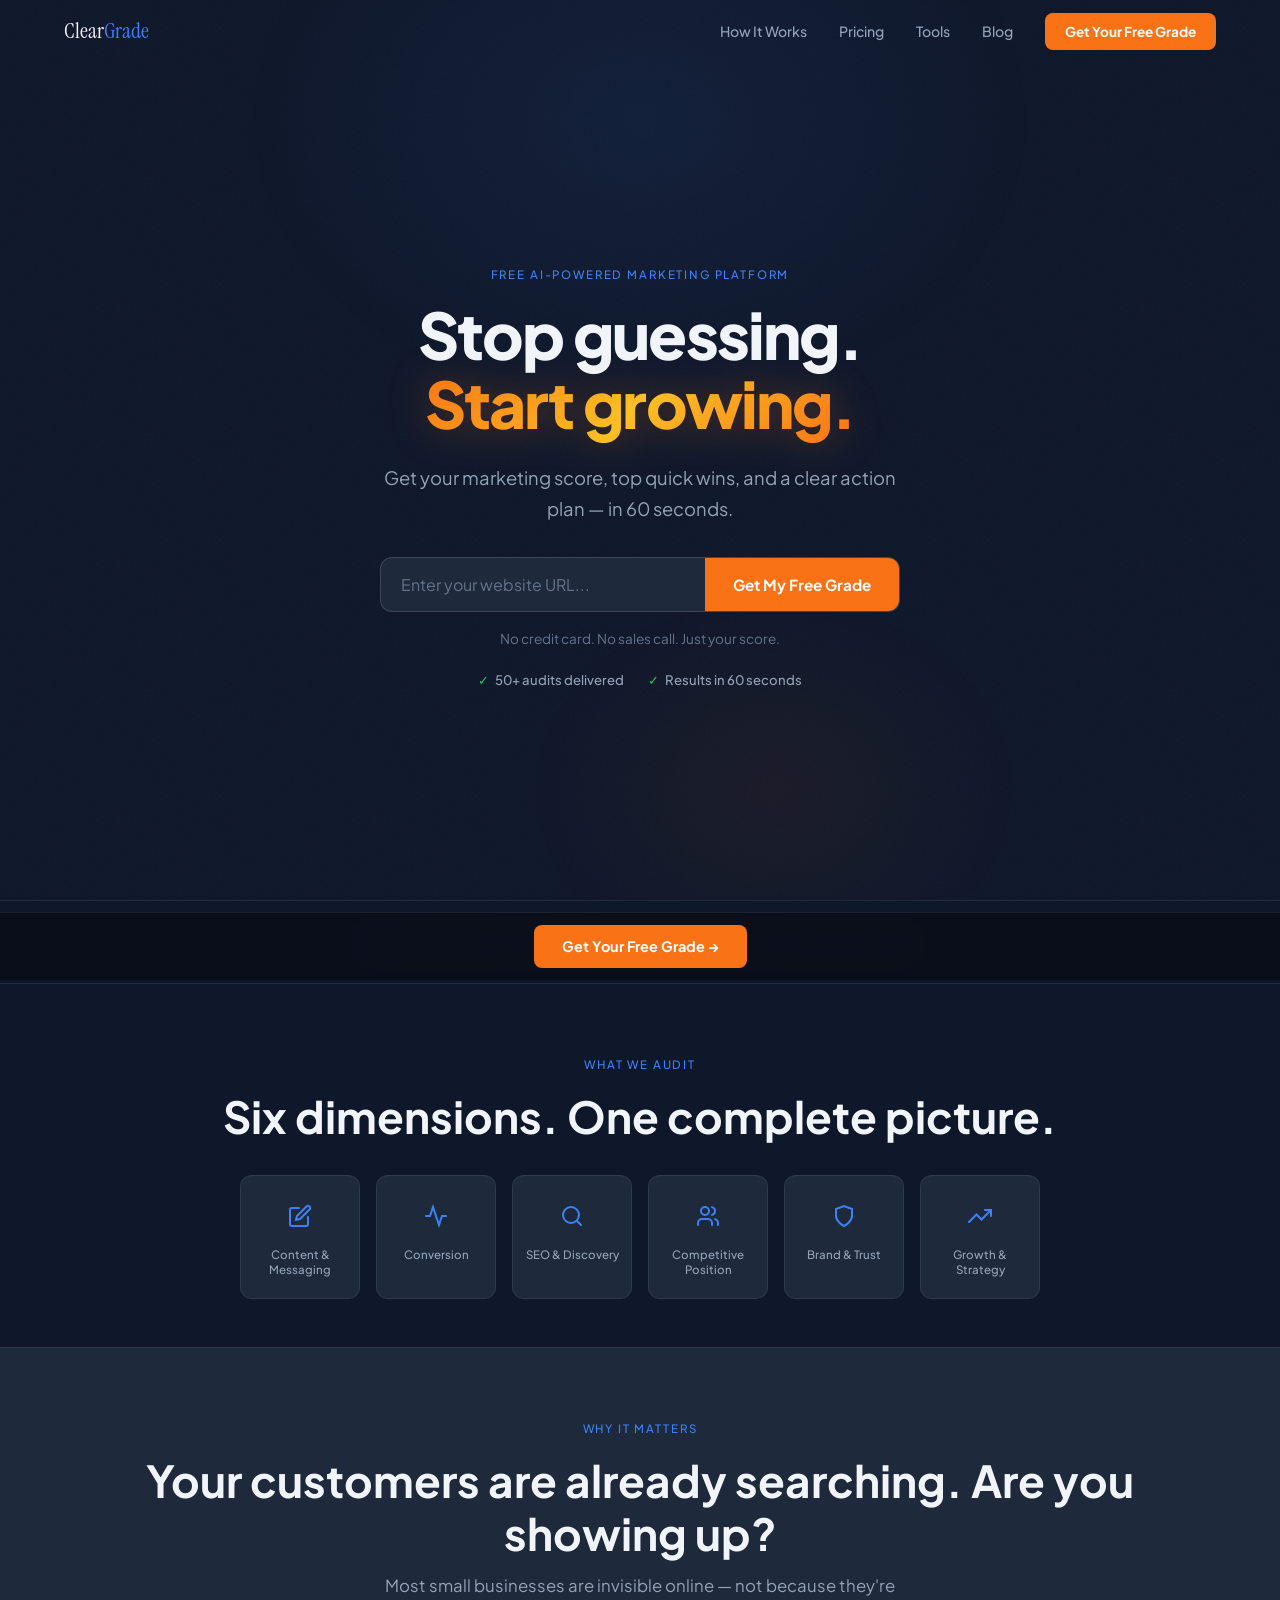
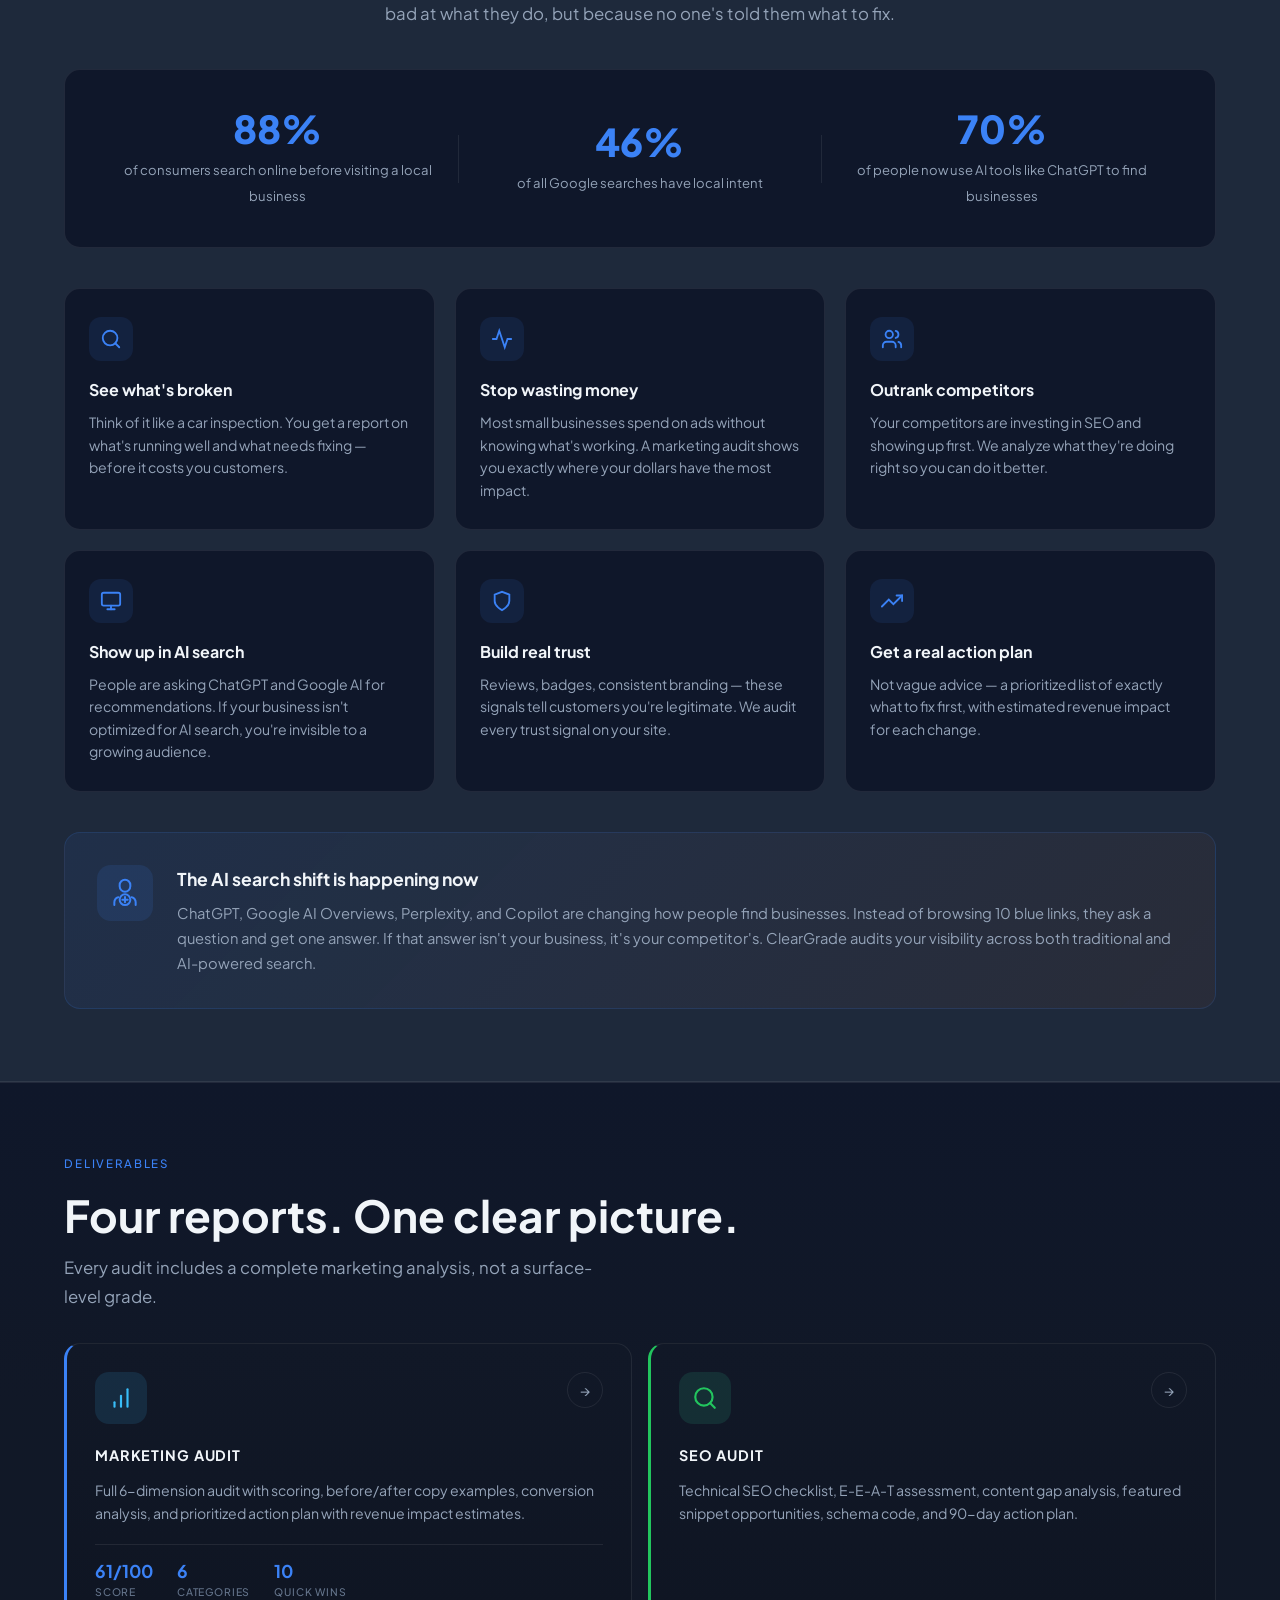
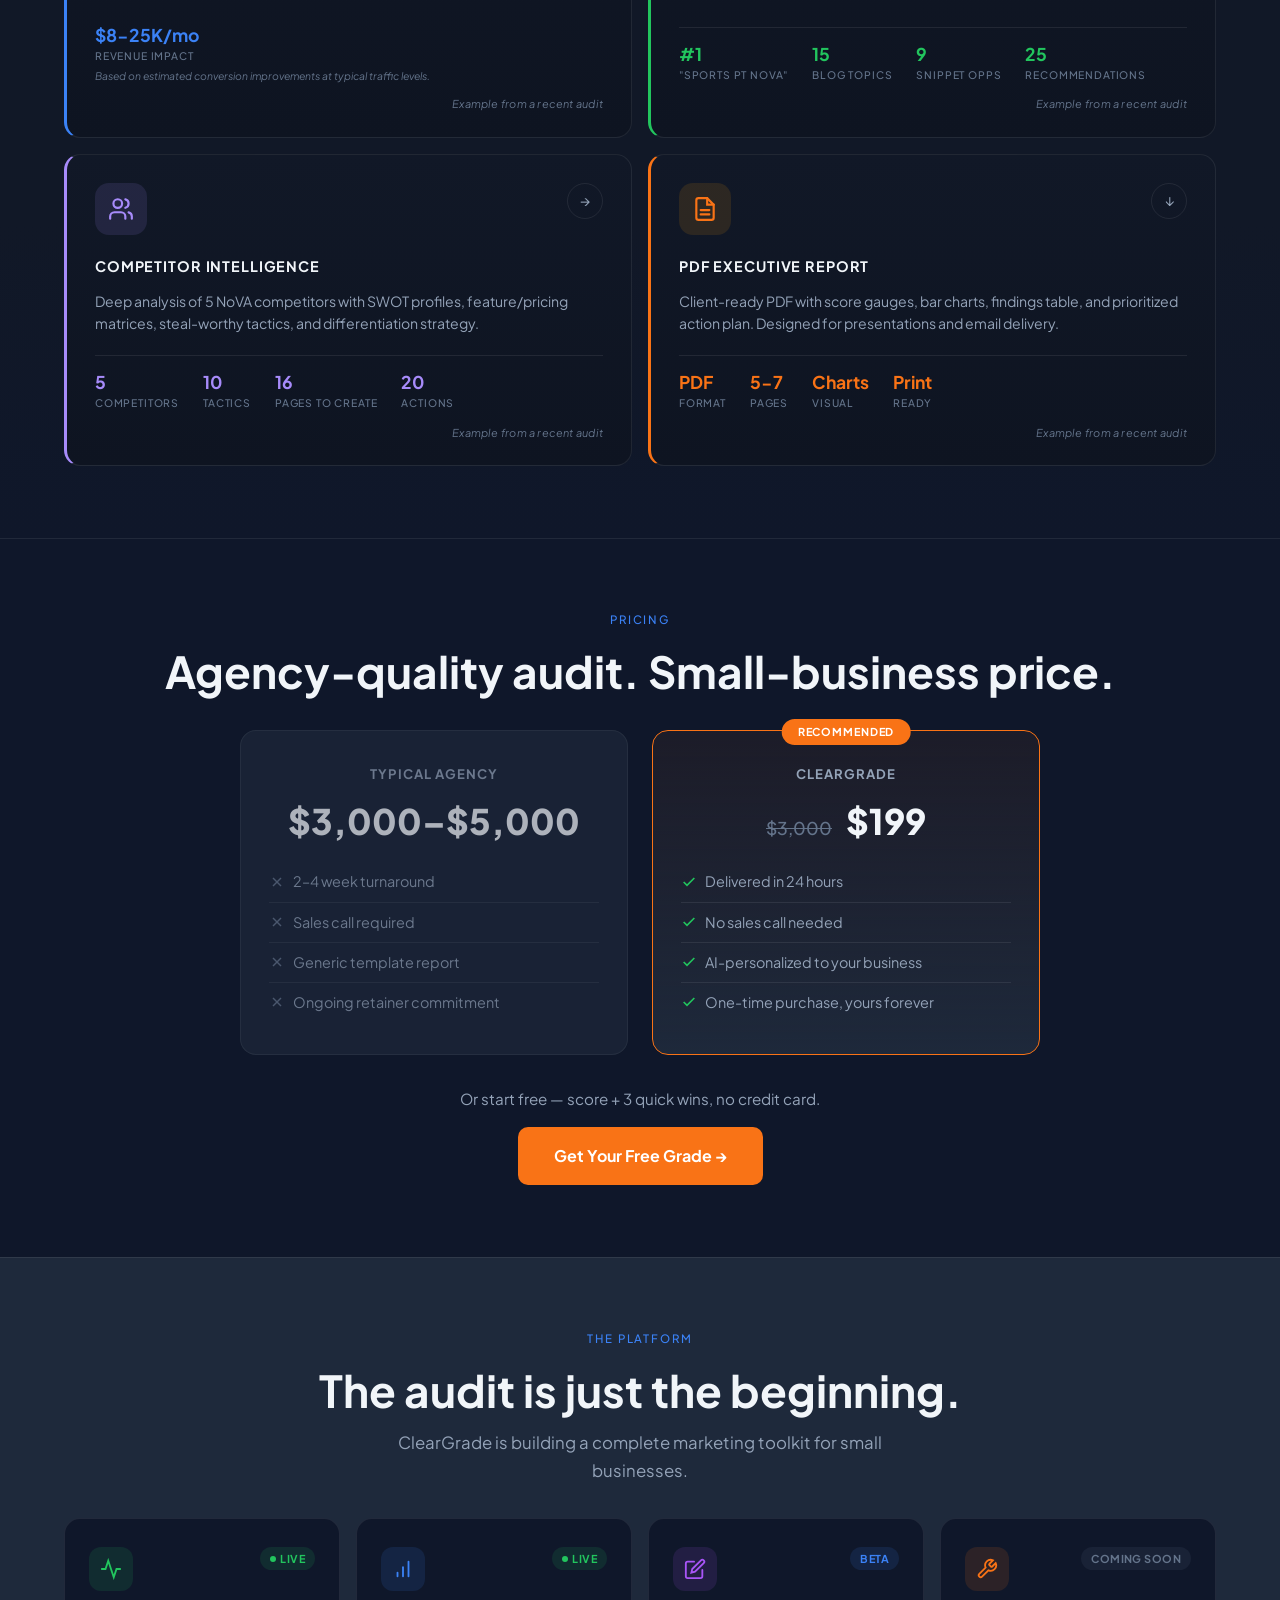
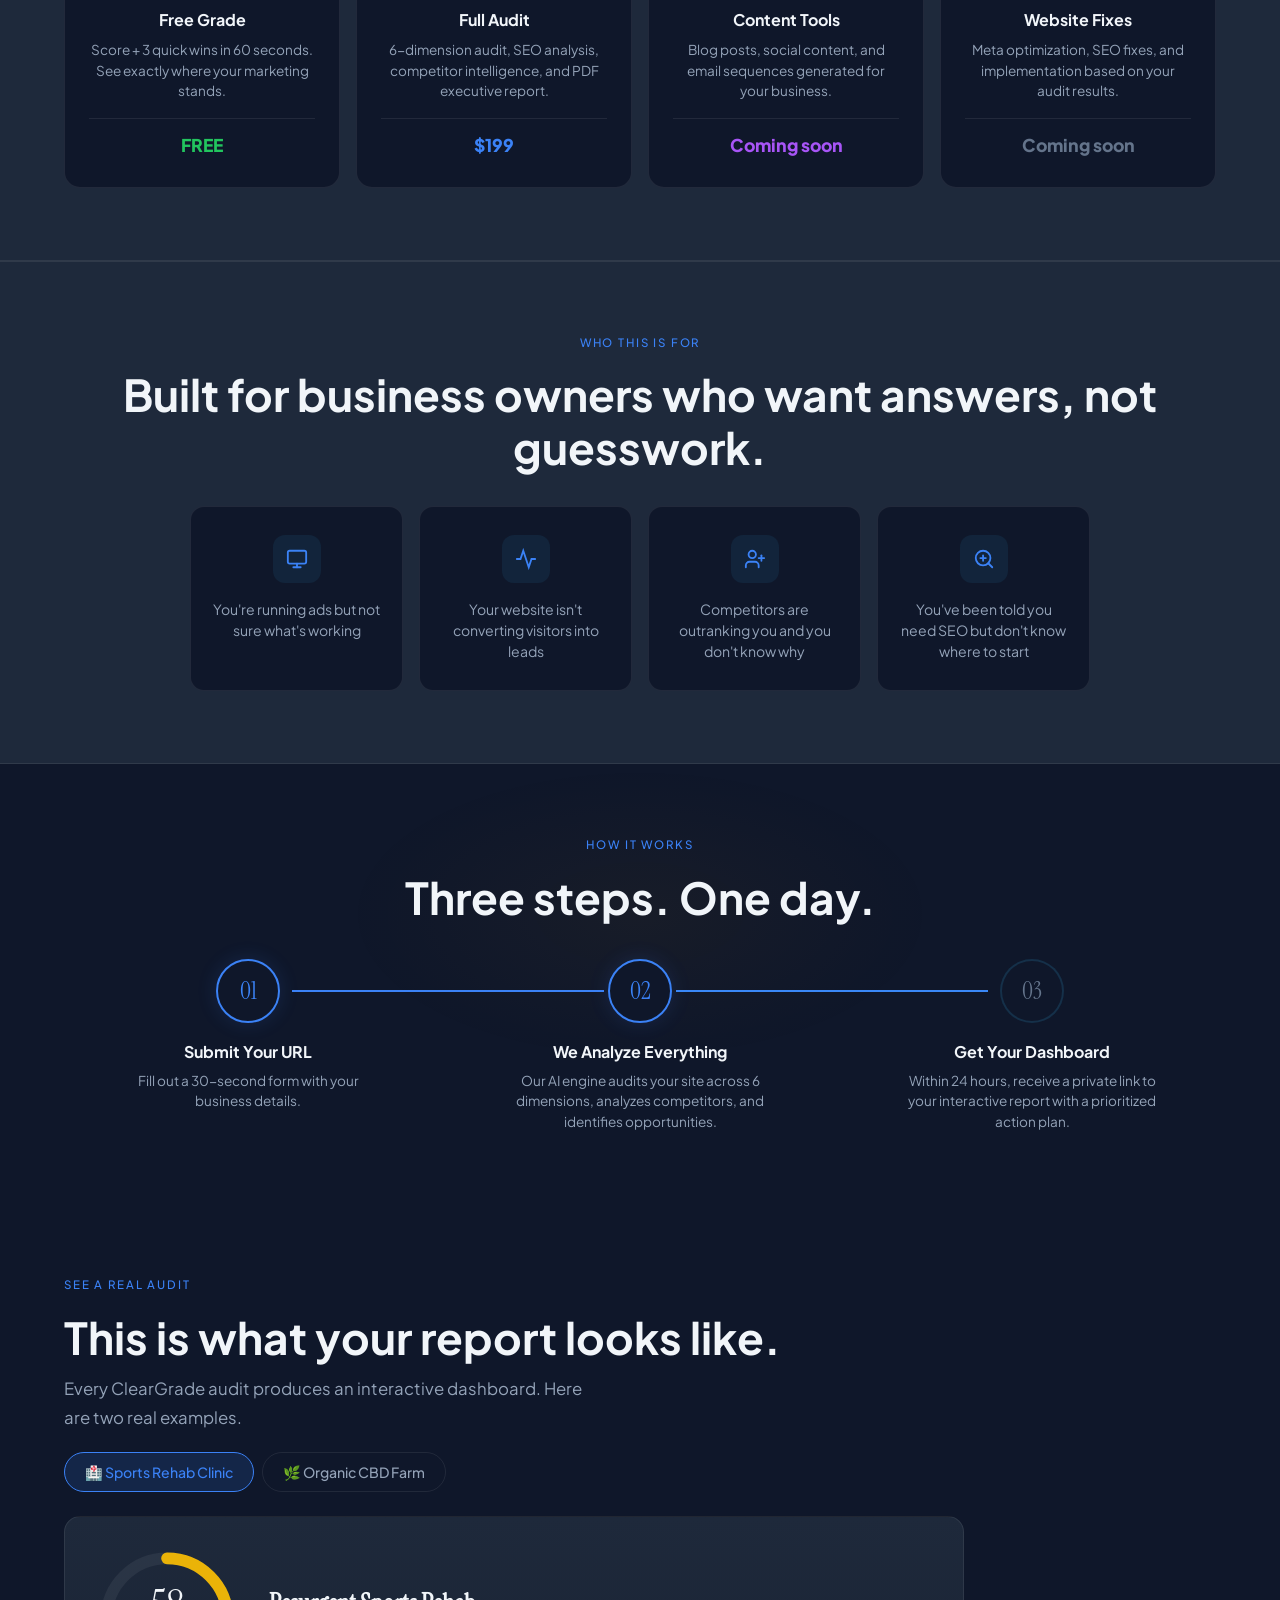
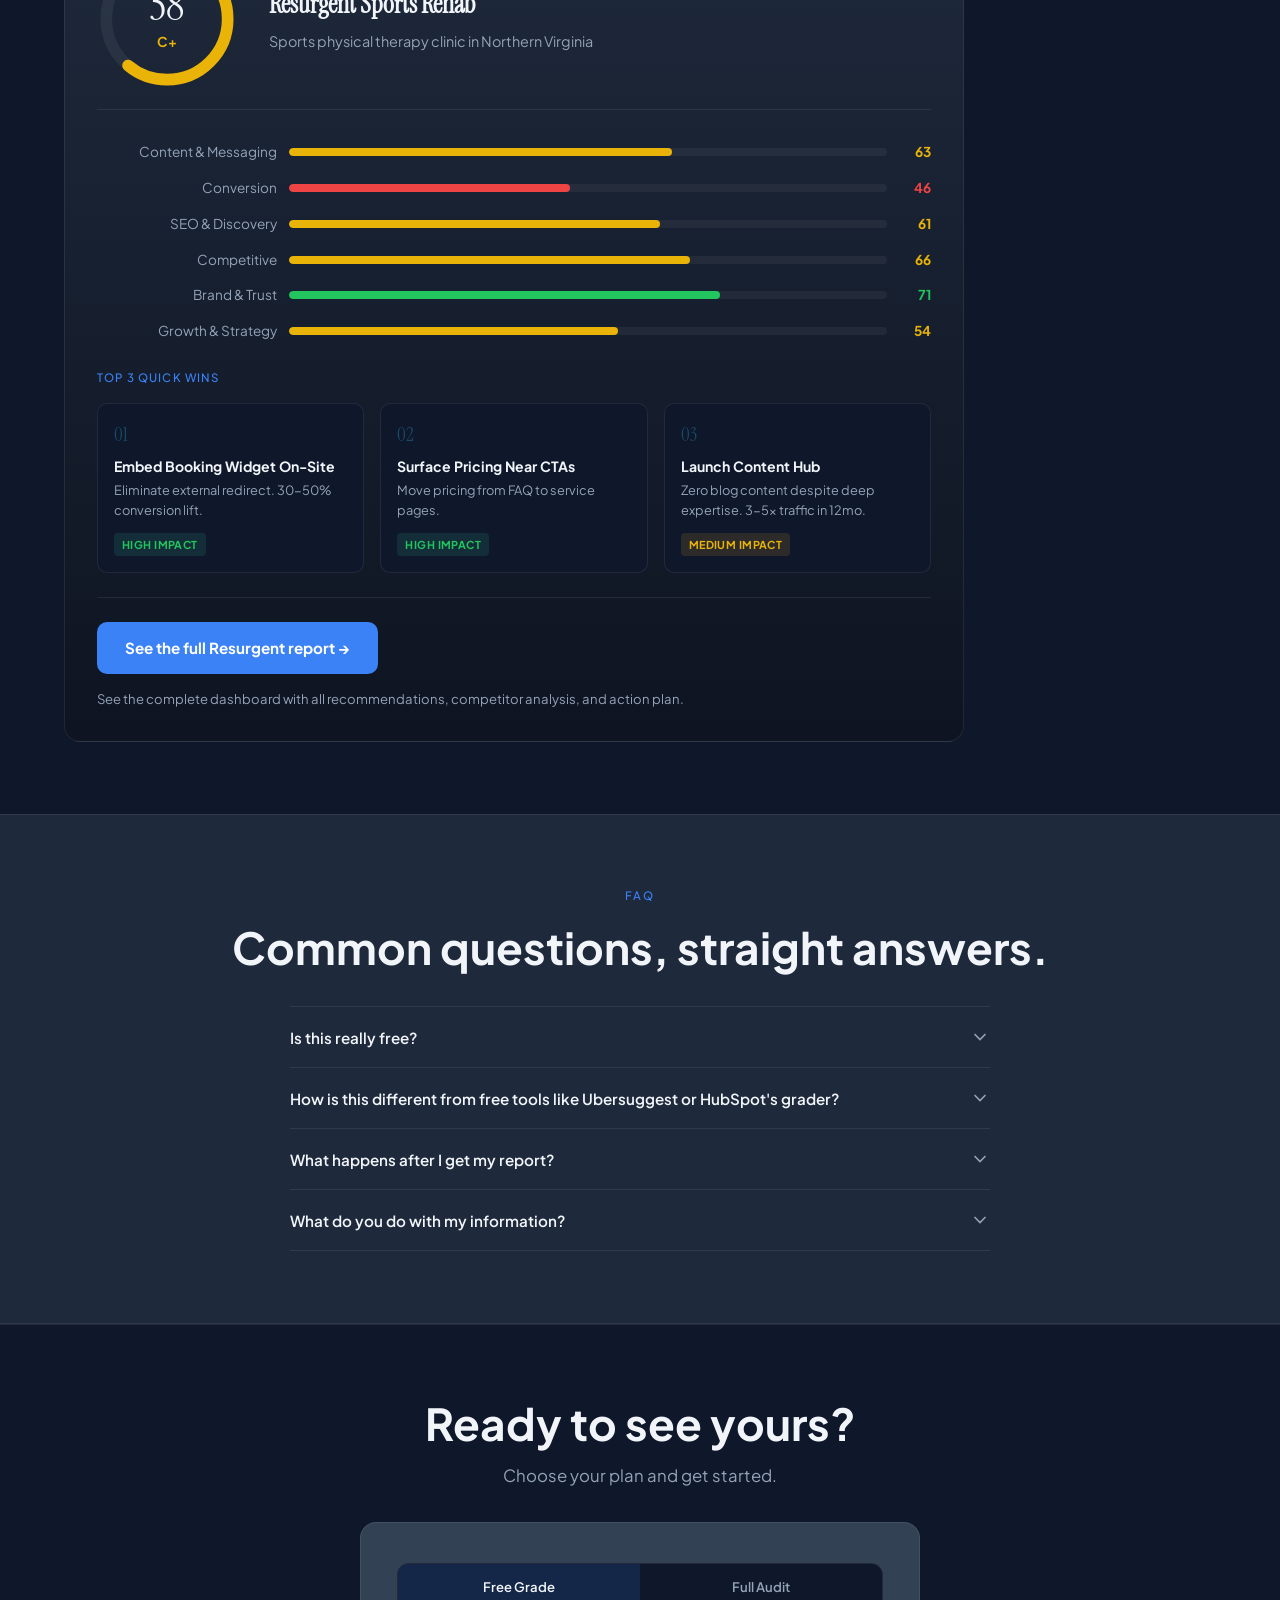
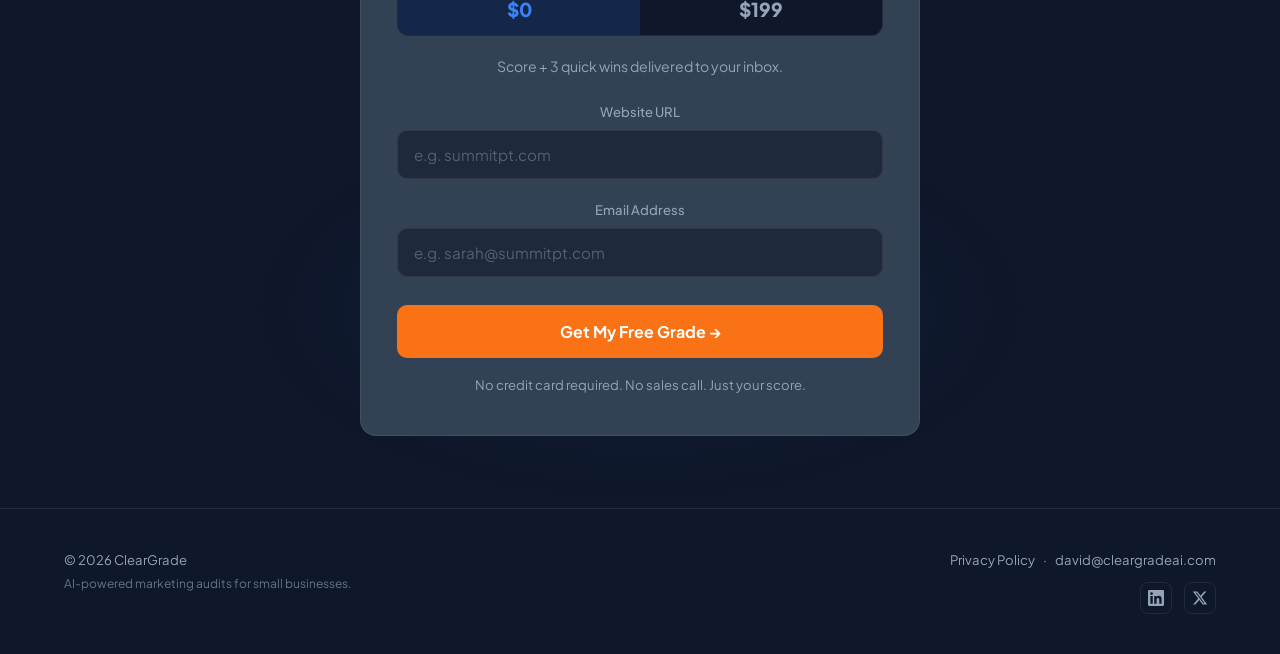
<file: docs/index.html>
<!DOCTYPE html>
<html lang="en">
<head>
  <meta charset="UTF-8">
  <meta name="viewport" content="width=device-width, initial-scale=1.0">
  <title>ClearGrade — See What Your Marketing Is Really Doing</title>
  <meta name="description" content="Free AI-powered marketing audit for small businesses. Scored across 6 dimensions with competitor analysis and a prioritized action plan.">

  <!-- Open Graph -->
  <meta property="og:title" content="ClearGrade — Free AI-Powered Marketing Audit">
  <meta property="og:description" content="Find out what's working, what's broken, and what to fix first. Get a comprehensive marketing audit with scoring, competitor analysis, and a prioritized action plan — delivered in 24 hours.">
  <meta property="og:type" content="website">
  <meta property="og:url" content="https://cleargradeai.com">
  <meta property="og:image" content="https://cleargradeai.com/assets/og-preview.png"> <!-- TODO: Create this OG image (1200x630px recommended) -->

  <!-- Twitter Card -->
  <meta name="twitter:card" content="summary_large_image">
  <meta name="twitter:title" content="ClearGrade — Free AI-Powered Marketing Audit">
  <meta name="twitter:description" content="Find out what's working, what's broken, and what to fix first. Get a comprehensive marketing audit with scoring, competitor analysis, and a prioritized action plan — delivered in 24 hours.">

  <link rel="icon" href="/favicon.svg" type="image/svg+xml">
  <link rel="icon" href="/favicon.png" type="image/png" sizes="32x32">
  <link rel="stylesheet" href="css/styles.css">
</head>
<body>

  <!-- NAV -->
  <nav class="nav">
    <div class="container">
      <a href="#hero" class="nav-logo">Clear<span>Grade</span></a>
      <div class="nav-links">
        <a href="#how">How It Works</a>
        <a href="#pricing">Pricing</a>
        <a href="#tools">Tools</a>
        <a href="/blog/">Blog</a>
        <a href="#form-section" class="nav-btn">Get Your Free Grade</a>
      </div>
      <button class="hamburger" aria-label="Menu"><span></span><span></span><span></span></button>
    </div>
  </nav>
  <div class="mob-menu">
    <a href="#how">How It Works</a>
    <a href="#pricing">Pricing</a>
    <a href="#tools">Tools</a>
    <a href="/blog/">Blog</a>
    <a href="#form-section" class="nav-btn">Get Your Free Grade</a>
  </div>

  <!-- HERO -->
  <section class="hero" id="hero">
    <div class="container">
      <div class="hero-content">
        <p class="overline">Free AI-Powered Marketing Platform</p>
        <h1>Stop guessing.<br><em>Start growing.</em></h1>
        <p class="hero-sub">Get your marketing score, top quick wins, and a clear action plan — in 60 seconds.</p>
        <div class="hero-cta">
          <form class="hero-url-form" id="hero-url-form">
            <input type="url" id="hero-url" placeholder="Enter your website URL..." required>
            <button type="submit">Get My Free Grade</button>
          </form>
          <p class="hero-trust">No credit card. No sales call. Just your score.</p>
          <div class="hero-badges">
            <span><span class="check">&#10003;</span> 50+ audits delivered</span>
            <span><span class="check">&#10003;</span> Results in 60 seconds</span>
          </div>
        </div>
      </div>
    </div>
  </section>

  <!-- SOCIAL PROOF -->
  <div class="proof-bar">
    <div class="container">
      <p><span class="proof-count">50+</span> audits delivered &middot; Score + action plan in 60 seconds &middot; No credit card required</p>
    </div>
  </div>

  <!-- WHAT WE AUDIT -->
  <section class="audit-dims" id="audit-dims">
    <div class="container" style="text-align:center;">
      <p class="overline anim">What We Audit</p>
      <h2 class="sh anim">Six dimensions. One complete picture.</h2>
      <div class="dims-grid anim">
        <div class="dim-item">
          <div class="dim-icon">
            <svg viewBox="0 0 24 24" fill="none" stroke="currentColor" stroke-width="2" stroke-linecap="round"><path d="M11 4H4a2 2 0 0 0-2 2v14a2 2 0 0 0 2 2h14a2 2 0 0 0 2-2v-7"/><path d="M18.5 2.5a2.121 2.121 0 0 1 3 3L12 15l-4 1 1-4 9.5-9.5z"/></svg>
          </div>
          <span>Content &amp; Messaging</span>
        </div>
        <div class="dim-item">
          <div class="dim-icon">
            <svg viewBox="0 0 24 24" fill="none" stroke="currentColor" stroke-width="2" stroke-linecap="round"><path d="M22 12h-4l-3 9L9 3l-3 9H2"/></svg>
          </div>
          <span>Conversion</span>
        </div>
        <div class="dim-item">
          <div class="dim-icon">
            <svg viewBox="0 0 24 24" fill="none" stroke="currentColor" stroke-width="2" stroke-linecap="round"><circle cx="11" cy="11" r="8"/><path d="M21 21l-4.35-4.35"/></svg>
          </div>
          <span>SEO &amp; Discovery</span>
        </div>
        <div class="dim-item">
          <div class="dim-icon">
            <svg viewBox="0 0 24 24" fill="none" stroke="currentColor" stroke-width="2" stroke-linecap="round"><path d="M16 21v-2a4 4 0 0 0-4-4H6a4 4 0 0 0-4 4v2"/><circle cx="9" cy="7" r="4"/><path d="M22 21v-2a4 4 0 0 0-3-3.87"/><path d="M16 3.13a4 4 0 0 1 0 7.75"/></svg>
          </div>
          <span>Competitive Position</span>
        </div>
        <div class="dim-item">
          <div class="dim-icon">
            <svg viewBox="0 0 24 24" fill="none" stroke="currentColor" stroke-width="2" stroke-linecap="round"><path d="M12 22s8-4 8-10V5l-8-3-8 3v7c0 6 8 10 8 10z"/></svg>
          </div>
          <span>Brand &amp; Trust</span>
        </div>
        <div class="dim-item">
          <div class="dim-icon">
            <svg viewBox="0 0 24 24" fill="none" stroke="currentColor" stroke-width="2" stroke-linecap="round"><path d="M23 6l-9.5 9.5-5-5L1 18"/><polyline points="17 6 23 6 23 12"/></svg>
          </div>
          <span>Growth &amp; Strategy</span>
        </div>
      </div>
    </div>
  </section>

  <!-- WHY IT MATTERS -->
  <section class="why-matters" id="why">
    <div class="container">
      <div style="text-align:center;">
        <p class="overline anim">Why It Matters</p>
        <h2 class="sh anim">Your customers are already searching. Are you showing up?</h2>
        <p class="sd anim" style="margin:0 auto;">Most small businesses are invisible online — not because they're bad at what they do, but because no one's told them what to fix.</p>
      </div>

      <!-- Stats bar -->
      <div class="stat-row anim">
        <div class="stat-block">
          <span class="stat-num">88%</span>
          <span class="stat-label">of consumers search online before visiting a local business</span>
        </div>
        <div class="stat-divider"></div>
        <div class="stat-block">
          <span class="stat-num">46%</span>
          <span class="stat-label">of all Google searches have local intent</span>
        </div>
        <div class="stat-divider"></div>
        <div class="stat-block">
          <span class="stat-num">70%</span>
          <span class="stat-label">of people now use AI tools like ChatGPT to find businesses</span>
        </div>
      </div>

      <!-- Benefits grid -->
      <div class="benefits-grid anim">
        <div class="benefit-card">
          <div class="benefit-icon">
            <svg viewBox="0 0 24 24" fill="none" stroke="currentColor" stroke-width="2" stroke-linecap="round"><circle cx="11" cy="11" r="8"/><path d="M21 21l-4.35-4.35"/></svg>
          </div>
          <h3>See what's broken</h3>
          <p>Think of it like a car inspection. You get a report on what's running well and what needs fixing — before it costs you customers.</p>
        </div>
        <div class="benefit-card">
          <div class="benefit-icon">
            <svg viewBox="0 0 24 24" fill="none" stroke="currentColor" stroke-width="2" stroke-linecap="round"><path d="M22 12h-4l-3 9L9 3l-3 9H2"/></svg>
          </div>
          <h3>Stop wasting money</h3>
          <p>Most small businesses spend on ads without knowing what's working. A marketing audit shows you exactly where your dollars have the most impact.</p>
        </div>
        <div class="benefit-card">
          <div class="benefit-icon">
            <svg viewBox="0 0 24 24" fill="none" stroke="currentColor" stroke-width="2" stroke-linecap="round"><path d="M16 21v-2a4 4 0 0 0-4-4H6a4 4 0 0 0-4 4v2"/><circle cx="9" cy="7" r="4"/><path d="M22 21v-2a4 4 0 0 0-3-3.87"/><path d="M16 3.13a4 4 0 0 1 0 7.75"/></svg>
          </div>
          <h3>Outrank competitors</h3>
          <p>Your competitors are investing in SEO and showing up first. We analyze what they're doing right so you can do it better.</p>
        </div>
        <div class="benefit-card">
          <div class="benefit-icon">
            <svg viewBox="0 0 24 24" fill="none" stroke="currentColor" stroke-width="2" stroke-linecap="round"><rect x="2" y="3" width="20" height="14" rx="2" ry="2"/><path d="M8 21h8"/><path d="M12 17v4"/></svg>
          </div>
          <h3>Show up in AI search</h3>
          <p>People are asking ChatGPT and Google AI for recommendations. If your business isn't optimized for AI search, you're invisible to a growing audience.</p>
        </div>
        <div class="benefit-card">
          <div class="benefit-icon">
            <svg viewBox="0 0 24 24" fill="none" stroke="currentColor" stroke-width="2" stroke-linecap="round"><path d="M12 22s8-4 8-10V5l-8-3-8 3v7c0 6 8 10 8 10z"/></svg>
          </div>
          <h3>Build real trust</h3>
          <p>Reviews, badges, consistent branding — these signals tell customers you're legitimate. We audit every trust signal on your site.</p>
        </div>
        <div class="benefit-card">
          <div class="benefit-icon">
            <svg viewBox="0 0 24 24" fill="none" stroke="currentColor" stroke-width="2" stroke-linecap="round"><path d="M23 6l-9.5 9.5-5-5L1 18"/><polyline points="17 6 23 6 23 12"/></svg>
          </div>
          <h3>Get a real action plan</h3>
          <p>Not vague advice — a prioritized list of exactly what to fix first, with estimated revenue impact for each change.</p>
        </div>
      </div>

      <!-- AI Search callout -->
      <div class="ai-callout anim">
        <div class="ai-callout-icon">
          <svg viewBox="0 0 24 24" fill="none" stroke="currentColor" stroke-width="1.5" stroke-linecap="round" width="32" height="32"><path d="M12 2a4 4 0 0 1 4 4v1a4 4 0 0 1-8 0V6a4 4 0 0 1 4-4z"/><path d="M20 21v-2a4 4 0 0 0-3-3.87"/><path d="M4 21v-2a4 4 0 0 1 3-3.87"/><circle cx="12" cy="17" r="4"/><path d="M12 15v4"/><path d="M10 17h4"/></svg>
        </div>
        <div class="ai-callout-content">
          <h3>The AI search shift is happening now</h3>
          <p>ChatGPT, Google AI Overviews, Perplexity, and Copilot are changing how people find businesses. Instead of browsing 10 blue links, they ask a question and get one answer. If that answer isn't your business, it's your competitor's. ClearGrade audits your visibility across both traditional and AI-powered search.</p>
        </div>
      </div>
    </div>
  </section>

  <!-- DELIVERABLES -->
  <section class="deliverables" id="deliverables">
    <div class="container">
      <p class="overline anim">Deliverables</p>
      <h2 class="sh anim">Four reports. One clear picture.</h2>
      <p class="sd anim">Every audit includes a complete marketing analysis, not a surface-level grade.</p>
      <div class="del-grid">
        <div class="del-card anim d1">
          <div class="card-top">
            <div class="card-icon-wrap">
              <svg viewBox="0 0 24 24" fill="none" stroke="#38bdf8" stroke-width="2" stroke-linecap="round"><path d="M12 20V10"/><path d="M18 20V4"/><path d="M6 20v-4"/></svg>
            </div>
            <span class="card-arrow">&rarr;</span>
          </div>
          <h3>Marketing Audit</h3>
          <p>Full 6-dimension audit with scoring, before/after copy examples, conversion analysis, and prioritized action plan with revenue impact estimates.</p>
          <div class="card-stats-row">
            <div class="card-stat-item"><span class="card-stat-val">61/100</span><span class="card-stat-label">Score</span></div>
            <div class="card-stat-item"><span class="card-stat-val">6</span><span class="card-stat-label">Categories</span></div>
            <div class="card-stat-item"><span class="card-stat-val">10</span><span class="card-stat-label">Quick Wins</span></div>
            <div class="card-stat-item">
              <span class="card-stat-val">$8-25K/mo</span>
              <span class="card-stat-label">Revenue Impact</span>
              <span class="card-stat-note">Based on estimated conversion improvements at typical traffic levels.</span>
            </div>
          </div>
          <span class="card-example-label">Example from a recent audit</span>
        </div>
        <div class="del-card anim d2">
          <div class="card-top">
            <div class="card-icon-wrap">
              <svg viewBox="0 0 24 24" fill="none" stroke="#38bdf8" stroke-width="2" stroke-linecap="round"><circle cx="11" cy="11" r="8"/><path d="M21 21l-4.35-4.35"/></svg>
            </div>
            <span class="card-arrow">&rarr;</span>
          </div>
          <h3>SEO Audit</h3>
          <p>Technical SEO checklist, E-E-A-T assessment, content gap analysis, featured snippet opportunities, schema code, and 90-day action plan.</p>
          <div class="card-stats-row">
            <div class="card-stat-item"><span class="card-stat-val">#1</span><span class="card-stat-label">"Sports PT NoVA"</span></div>
            <div class="card-stat-item"><span class="card-stat-val">15</span><span class="card-stat-label">Blog Topics</span></div>
            <div class="card-stat-item"><span class="card-stat-val">9</span><span class="card-stat-label">Snippet Opps</span></div>
            <div class="card-stat-item"><span class="card-stat-val">25</span><span class="card-stat-label">Recommendations</span></div>
          </div>
          <span class="card-example-label">Example from a recent audit</span>
        </div>
        <div class="del-card anim d3">
          <div class="card-top">
            <div class="card-icon-wrap">
              <svg viewBox="0 0 24 24" fill="none" stroke="#38bdf8" stroke-width="2" stroke-linecap="round"><path d="M16 21v-2a4 4 0 0 0-4-4H6a4 4 0 0 0-4 4v2"/><circle cx="9" cy="7" r="4"/><path d="M22 21v-2a4 4 0 0 0-3-3.87"/><path d="M16 3.13a4 4 0 0 1 0 7.75"/></svg>
            </div>
            <span class="card-arrow">&rarr;</span>
          </div>
          <h3>Competitor Intelligence</h3>
          <p>Deep analysis of 5 NoVA competitors with SWOT profiles, feature/pricing matrices, steal-worthy tactics, and differentiation strategy.</p>
          <div class="card-stats-row">
            <div class="card-stat-item"><span class="card-stat-val">5</span><span class="card-stat-label">Competitors</span></div>
            <div class="card-stat-item"><span class="card-stat-val">10</span><span class="card-stat-label">Tactics</span></div>
            <div class="card-stat-item"><span class="card-stat-val">16</span><span class="card-stat-label">Pages to Create</span></div>
            <div class="card-stat-item"><span class="card-stat-val">20</span><span class="card-stat-label">Actions</span></div>
          </div>
          <span class="card-example-label">Example from a recent audit</span>
        </div>
        <div class="del-card anim d4">
          <div class="card-top">
            <div class="card-icon-wrap">
              <svg viewBox="0 0 24 24" fill="none" stroke="#38bdf8" stroke-width="2" stroke-linecap="round"><path d="M14 2H6a2 2 0 0 0-2 2v16a2 2 0 0 0 2 2h12a2 2 0 0 0 2-2V8z"/><polyline points="14 2 14 8 20 8"/><line x1="16" y1="13" x2="8" y2="13"/><line x1="16" y1="17" x2="8" y2="17"/></svg>
            </div>
            <span class="card-arrow">&darr;</span>
          </div>
          <h3>PDF Executive Report</h3>
          <p>Client-ready PDF with score gauges, bar charts, findings table, and prioritized action plan. Designed for presentations and email delivery.</p>
          <div class="card-stats-row">
            <div class="card-stat-item"><span class="card-stat-val">PDF</span><span class="card-stat-label">Format</span></div>
            <div class="card-stat-item"><span class="card-stat-val">5-7</span><span class="card-stat-label">Pages</span></div>
            <div class="card-stat-item"><span class="card-stat-val">Charts</span><span class="card-stat-label">Visual</span></div>
            <div class="card-stat-item"><span class="card-stat-val">Print</span><span class="card-stat-label">Ready</span></div>
          </div>
          <span class="card-example-label">Example from a recent audit</span>
        </div>
      </div>
    </div>
  </section>

  <!-- PRICING COMPARISON -->
  <section class="pricing" id="pricing">
    <div class="container" style="text-align:center;">
      <p class="overline anim">Pricing</p>
      <h2 class="sh anim">Agency-quality audit. Small-business price.</h2>
      <div class="price-grid anim">
        <div class="price-col muted">
          <h3>Typical Agency</h3>
          <div class="price-amount">$3,000&ndash;$5,000</div>
          <ul class="price-list">
            <li><svg class="icon-no" width="16" height="16" viewBox="0 0 24 24" fill="none" stroke="currentColor" stroke-width="2"><line x1="18" y1="6" x2="6" y2="18"/><line x1="6" y1="6" x2="18" y2="18"/></svg> 2&ndash;4 week turnaround</li>
            <li><svg class="icon-no" width="16" height="16" viewBox="0 0 24 24" fill="none" stroke="currentColor" stroke-width="2"><line x1="18" y1="6" x2="6" y2="18"/><line x1="6" y1="6" x2="18" y2="18"/></svg> Sales call required</li>
            <li><svg class="icon-no" width="16" height="16" viewBox="0 0 24 24" fill="none" stroke="currentColor" stroke-width="2"><line x1="18" y1="6" x2="6" y2="18"/><line x1="6" y1="6" x2="18" y2="18"/></svg> Generic template report</li>
            <li><svg class="icon-no" width="16" height="16" viewBox="0 0 24 24" fill="none" stroke="currentColor" stroke-width="2"><line x1="18" y1="6" x2="6" y2="18"/><line x1="6" y1="6" x2="18" y2="18"/></svg> Ongoing retainer commitment</li>
          </ul>
        </div>
        <div class="price-col highlight">
          <h3>ClearGrade</h3>
          <div class="price-amount"><span class="strike">$3,000</span> $199</div>
          <ul class="price-list">
            <li><svg class="icon-yes" width="16" height="16" viewBox="0 0 24 24" fill="none" stroke="currentColor" stroke-width="2.5"><polyline points="20 6 9 17 4 12"/></svg> Delivered in 24 hours</li>
            <li><svg class="icon-yes" width="16" height="16" viewBox="0 0 24 24" fill="none" stroke="currentColor" stroke-width="2.5"><polyline points="20 6 9 17 4 12"/></svg> No sales call needed</li>
            <li><svg class="icon-yes" width="16" height="16" viewBox="0 0 24 24" fill="none" stroke="currentColor" stroke-width="2.5"><polyline points="20 6 9 17 4 12"/></svg> AI-personalized to your business</li>
            <li><svg class="icon-yes" width="16" height="16" viewBox="0 0 24 24" fill="none" stroke="currentColor" stroke-width="2.5"><polyline points="20 6 9 17 4 12"/></svg> One-time purchase, yours forever</li>
          </ul>
        </div>
      </div>
      <div class="price-footer anim">
        <p>Or start free &mdash; score + 3 quick wins, no credit card.</p>
        <a href="#form-section" class="btn">Get Your Free Grade &rarr;</a>
      </div>
    </div>
  </section>

  <!-- PRODUCT SUITE / TOOLS -->
  <section class="tools" id="tools">
    <div class="container" style="text-align:center;">
      <p class="overline anim">The Platform</p>
      <h2 class="sh anim">The audit is just the beginning.</h2>
      <p class="sd anim" style="margin:0 auto;">ClearGrade is building a complete marketing toolkit for small businesses.</p>
      <div class="tools-grid anim">
        <div class="tool-card">
          <div class="tool-card-header">
            <div class="tool-icon">
              <svg viewBox="0 0 24 24" fill="none" stroke="currentColor" stroke-width="2" stroke-linecap="round"><path d="M22 12h-4l-3 9L9 3l-3 9H2"/></svg>
            </div>
            <span class="status-badge status-live"><span class="status-dot"></span> Live</span>
          </div>
          <h3>Free Grade</h3>
          <p>Score + 3 quick wins in 60 seconds. See exactly where your marketing stands.</p>
          <div class="tool-price">FREE</div>
        </div>
        <div class="tool-card">
          <div class="tool-card-header">
            <div class="tool-icon">
              <svg viewBox="0 0 24 24" fill="none" stroke="currentColor" stroke-width="2" stroke-linecap="round"><path d="M12 20V10"/><path d="M18 20V4"/><path d="M6 20v-4"/></svg>
            </div>
            <span class="status-badge status-live"><span class="status-dot"></span> Live</span>
          </div>
          <h3>Full Audit</h3>
          <p>6-dimension audit, SEO analysis, competitor intelligence, and PDF executive report.</p>
          <div class="tool-price">$199</div>
        </div>
        <div class="tool-card">
          <div class="tool-card-header">
            <div class="tool-icon">
              <svg viewBox="0 0 24 24" fill="none" stroke="currentColor" stroke-width="2" stroke-linecap="round"><path d="M11 4H4a2 2 0 0 0-2 2v14a2 2 0 0 0 2 2h14a2 2 0 0 0 2-2v-7"/><path d="M18.5 2.5a2.121 2.121 0 0 1 3 3L12 15l-4 1 1-4 9.5-9.5z"/></svg>
            </div>
            <span class="status-badge status-beta">Beta</span>
          </div>
          <h3>Content Tools</h3>
          <p>Blog posts, social content, and email sequences generated for your business.</p>
          <div class="tool-price">Coming soon</div>
        </div>
        <div class="tool-card">
          <div class="tool-card-header">
            <div class="tool-icon">
              <svg viewBox="0 0 24 24" fill="none" stroke="currentColor" stroke-width="2" stroke-linecap="round"><path d="M14.7 6.3a1 1 0 0 0 0 1.4l1.6 1.6a1 1 0 0 0 1.4 0l3.77-3.77a6 6 0 0 1-7.94 7.94l-6.91 6.91a2.12 2.12 0 0 1-3-3l6.91-6.91a6 6 0 0 1 7.94-7.94l-3.76 3.76z"/></svg>
            </div>
            <span class="status-badge status-soon">Coming Soon</span>
          </div>
          <h3>Website Fixes</h3>
          <p>Meta optimization, SEO fixes, and implementation based on your audit results.</p>
          <div class="tool-price">Coming soon</div>
        </div>
      </div>
    </div>
  </section>

  <!-- WHO THIS IS FOR -->
  <section class="who-for" id="who-for">
    <div class="container" style="text-align:center;">
      <p class="overline anim">Who This Is For</p>
      <h2 class="sh anim">Built for business owners who want answers, not guesswork.</h2>
      <div class="who-grid anim">
        <div class="who-card">
          <div class="who-icon">
            <svg viewBox="0 0 24 24" fill="none" stroke="currentColor" stroke-width="2" stroke-linecap="round"><rect x="2" y="3" width="20" height="14" rx="2" ry="2"/><line x1="8" y1="21" x2="16" y2="21"/><line x1="12" y1="17" x2="12" y2="21"/></svg>
          </div>
          <p>You're running ads but not sure what's working</p>
        </div>
        <div class="who-card">
          <div class="who-icon">
            <svg viewBox="0 0 24 24" fill="none" stroke="currentColor" stroke-width="2" stroke-linecap="round"><path d="M22 12h-4l-3 9L9 3l-3 9H2"/></svg>
          </div>
          <p>Your website isn't converting visitors into leads</p>
        </div>
        <div class="who-card">
          <div class="who-icon">
            <svg viewBox="0 0 24 24" fill="none" stroke="currentColor" stroke-width="2" stroke-linecap="round"><path d="M16 21v-2a4 4 0 0 0-4-4H6a4 4 0 0 0-4 4v2"/><circle cx="9" cy="7" r="4"/><line x1="19" y1="8" x2="19" y2="14"/><line x1="22" y1="11" x2="16" y2="11"/></svg>
          </div>
          <p>Competitors are outranking you and you don't know why</p>
        </div>
        <div class="who-card">
          <div class="who-icon">
            <svg viewBox="0 0 24 24" fill="none" stroke="currentColor" stroke-width="2" stroke-linecap="round"><circle cx="11" cy="11" r="8"/><path d="M21 21l-4.35-4.35"/><line x1="11" y1="8" x2="11" y2="14"/><line x1="8" y1="11" x2="14" y2="11"/></svg>
          </div>
          <p>You've been told you need SEO but don't know where to start</p>
        </div>
      </div>
    </div>
  </section>

  <!-- HOW IT WORKS -->
  <section class="how" id="how">
    <div class="container" style="text-align:center;">
      <p class="overline anim">How It Works</p>
      <h2 class="sh anim">Three steps. One day.</h2>
      <div class="steps">
        <div class="step-line-1"></div>
        <div class="step-line-2"></div>
        <div class="step anim d1">
          <div class="step-num">01</div>
          <h3>Submit Your URL</h3>
          <p>Fill out a 30-second form with your business details.</p>
        </div>
        <div class="step anim d2">
          <div class="step-num">02</div>
          <h3>We Analyze Everything</h3>
          <p>Our AI engine audits your site across 6 dimensions, analyzes competitors, and identifies opportunities.</p>
        </div>
        <div class="step anim d3">
          <div class="step-num">03</div>
          <h3>Get Your Dashboard</h3>
          <p>Within 24 hours, receive a private link to your interactive report with a prioritized action plan.</p>
        </div>
      </div>
    </div>
  </section>

  <!-- DASHBOARD PREVIEW -->
  <section class="preview" id="preview">
    <div class="container">
      <p class="overline anim">See a Real Audit</p>
      <h2 class="sh anim">This is what your report looks like.</h2>
      <p class="sd anim">Every ClearGrade audit produces an interactive dashboard. Here are two real examples.</p>
      <div class="toggle-row anim">
        <button class="tog active" data-biz="resurgent">&#127973; Sports Rehab Clinic</button>
        <button class="tog" data-biz="fiddlers">&#127807; Organic CBD Farm</button>
      </div>
      <div class="prev-card anim" id="prev-card">
        <div class="gauge-row">
          <div class="gauge-wrap">
            <svg class="gauge-svg" viewBox="0 0 120 120">
              <circle class="gauge-bg" cx="60" cy="60" r="52"></circle>
              <circle class="gauge-fill" id="g-circle" cx="60" cy="60" r="52" stroke-dasharray="326.73" stroke-dashoffset="326.73"></circle>
            </svg>
            <div class="gauge-center">
              <span class="gauge-score" id="g-num">0</span>
              <span class="gauge-grade" id="g-grade"></span>
            </div>
          </div>
          <div class="gauge-info">
            <h3 id="biz-name">Resurgent Sports Rehab</h3>
            <p id="biz-desc">Sports physical therapy clinic in Northern Virginia</p>
          </div>
        </div>
        <div class="dims" id="dims"></div>
        <p class="qw-label">Top 3 Quick Wins</p>
        <div class="qw-grid" id="qws"></div>
        <div class="prev-cta">
          <a href="https://davidkimmel.github.io/resurgent/" target="_blank" rel="noopener" id="prev-link" class="btn-report">View the Full Report &rarr;</a>
          <span class="report-note">See the complete dashboard with all recommendations, competitor analysis, and action plan.</span>
        </div>
      </div>
    </div>
  </section>

  <!-- FAQ -->
  <section class="faq" id="faq">
    <div class="container" style="text-align:center;">
      <p class="overline anim">FAQ</p>
      <h2 class="sh anim">Common questions, straight answers.</h2>
      <div class="faq-list anim">
        <div class="faq-item">
          <button class="faq-q" aria-expanded="false">
            <span>Is this really free?</span>
            <svg class="faq-chevron" viewBox="0 0 24 24" fill="none" stroke="currentColor" stroke-width="2" stroke-linecap="round"><polyline points="6 9 12 15 18 9"/></svg>
          </button>
          <div class="faq-a">
            <p>Yes. Your first ClearGrade audit is completely free. No credit card, no sales call. We believe the report speaks for itself.</p>
          </div>
        </div>
        <div class="faq-item">
          <button class="faq-q" aria-expanded="false">
            <span>How is this different from free tools like Ubersuggest or HubSpot's grader?</span>
            <svg class="faq-chevron" viewBox="0 0 24 24" fill="none" stroke="currentColor" stroke-width="2" stroke-linecap="round"><polyline points="6 9 12 15 18 9"/></svg>
          </button>
          <div class="faq-a">
            <p>Those tools run surface-level automated checks. ClearGrade audits your site across 6 dimensions with AI analysis, competitor research, and a prioritized action plan with revenue impact estimates. It's closer to what a $3,000 agency audit delivers.</p>
          </div>
        </div>
        <div class="faq-item">
          <button class="faq-q" aria-expanded="false">
            <span>What happens after I get my report?</span>
            <svg class="faq-chevron" viewBox="0 0 24 24" fill="none" stroke="currentColor" stroke-width="2" stroke-linecap="round"><polyline points="6 9 12 15 18 9"/></svg>
          </button>
          <div class="faq-a">
            <p>You'll receive a private link to your interactive dashboard within 24 hours. From there, you can implement the recommendations yourself or reach out to discuss next steps.</p>
          </div>
        </div>
        <div class="faq-item">
          <button class="faq-q" aria-expanded="false">
            <span>What do you do with my information?</span>
            <svg class="faq-chevron" viewBox="0 0 24 24" fill="none" stroke="currentColor" stroke-width="2" stroke-linecap="round"><polyline points="6 9 12 15 18 9"/></svg>
          </button>
          <div class="faq-a">
            <p>We use your business details only to generate your audit. We don't sell your data or spam you. See our <a href="privacy.html">privacy policy</a> for details.</p>
          </div>
        </div>
      </div>
    </div>
  </section>

  <!-- FORM -->
  <section class="form-sect" id="form-section">
    <div class="container" style="text-align:center;">
      <h2 class="sh anim" style="font-family:var(--sans);font-weight:700;font-style:normal;">Ready to see yours?</h2>
      <p class="sd anim" style="margin:0 auto;">Choose your plan and get started.</p>
      <div class="form-wrap anim">
        <div class="form-card" id="form-card" data-tier="free">
          <!-- Tier toggle -->
          <div class="tier-toggle">
            <button class="tier-btn active" data-tier="free" type="button">
              <span class="tier-label">Free Grade</span>
              <span class="tier-price">$0</span>
            </button>
            <button class="tier-btn" data-tier="paid" type="button">
              <span class="tier-label">Full Audit</span>
              <span class="tier-price">$199</span>
            </button>
          </div>
          <p class="tier-desc" id="tier-desc">Score + 3 quick wins delivered to your inbox.</p>
          <form id="audit-form" novalidate>
            <div class="fg"><label for="website_url">Website URL</label><input type="url" id="website_url" name="website_url" placeholder="e.g. summitpt.com" required><div class="f-err"></div></div>
            <div class="fg"><label for="email">Email Address</label><input type="email" id="email" name="email" placeholder="e.g. sarah@summitpt.com" required><div class="f-err"></div></div>
            <div class="fg paid-only"><label for="business_name">Business Name</label><input type="text" id="business_name" name="business_name" placeholder="e.g. Summit Physical Therapy"><div class="f-err"></div></div>
            <div class="fg paid-only"><label for="industry">Industry / Niche</label><input type="text" id="industry" name="industry" placeholder="e.g. Physical Therapy, Dental, Plumbing"><div class="f-err"></div></div>
            <div class="fg paid-only"><label for="contact_name">Your Name</label><input type="text" id="contact_name" name="contact_name" placeholder="e.g. Sarah Mitchell"><div class="f-err"></div></div>
            <!-- Honeypot — hidden from users, visible to bots -->
            <div class="honey" aria-hidden="true"><input type="text" name="company_url" tabindex="-1" autocomplete="off"></div>
            <input type="hidden" name="tier" id="tier-input" value="free">
            <button type="submit" class="f-btn" id="f-btn">Get My Free Grade &rarr;</button>
          </form>
          <p class="f-note" id="f-note">No credit card required. No sales call. Just your score.</p>
          <div class="f-ok">
            <div class="f-ok-check"><svg width="24" height="24" viewBox="0 0 24 24" fill="none" stroke="#34d399" stroke-width="2.5" stroke-linecap="round"><polyline points="20 6 9 17 4 12"/></svg></div>
            <h3>You're in!</h3>
            <p>Check your inbox within 24 hours for your ClearGrade dashboard.</p>
          </div>
        </div>
      </div>
    </div>
  </section>

  <!-- FOOTER -->
  <footer class="footer">
    <div class="container">
      <div class="footer-inner">
        <div class="footer-l">
          <div class="footer-copy">&copy; 2026 ClearGrade</div>
          <div class="footer-tagline">AI-powered marketing audits for small businesses.</div>
        </div>
        <div class="footer-r">
          <div class="footer-links">
            <a href="privacy.html">Privacy Policy</a>
            <span>&middot;</span>
            <a href="mailto:david@cleargradeai.com">david@cleargradeai.com</a>
          </div>
          <div class="footer-social">
            <!-- TODO: Replace # with actual social profile URLs -->
            <a href="#" aria-label="LinkedIn" class="social-link">
              <svg viewBox="0 0 24 24" fill="currentColor" width="18" height="18"><path d="M20.447 20.452h-3.554v-5.569c0-1.328-.027-3.037-1.852-3.037-1.853 0-2.136 1.445-2.136 2.939v5.667H9.351V9h3.414v1.561h.046c.477-.9 1.637-1.85 3.37-1.85 3.601 0 4.267 2.37 4.267 5.455v6.286zM5.337 7.433a2.062 2.062 0 0 1-2.063-2.065 2.064 2.064 0 1 1 2.063 2.065zm1.782 13.019H3.555V9h3.564v11.452zM22.225 0H1.771C.792 0 0 .774 0 1.729v20.542C0 23.227.792 24 1.771 24h20.451C23.2 24 24 23.227 24 22.271V1.729C24 .774 23.2 0 22.222 0h.003z"/></svg>
            </a>
            <a href="#" aria-label="X (Twitter)" class="social-link">
              <svg viewBox="0 0 24 24" fill="currentColor" width="18" height="18"><path d="M18.244 2.25h3.308l-7.227 8.26 8.502 11.24H16.17l-5.214-6.817L4.99 21.75H1.68l7.73-8.835L1.254 2.25H8.08l4.713 6.231zm-1.161 17.52h1.833L7.084 4.126H5.117z"/></svg>
            </a>
          </div>
        </div>
      </div>
    </div>
  </footer>

  <!-- STICKY CTA -->
  <div class="sticky" id="sticky"><a href="#form-section">Get Your Free Grade &rarr;</a></div>

  <script src="js/main.js"></script>
</body>
</html>
</file>
<file: docs/css/styles.css>
/* ============================================================
   ClearGrade — v4 Platform Landing Page
   Dark premium theme with trust-first design
   ============================================================ */

@import url('https://fonts.googleapis.com/css2?family=Instrument+Serif:ital@0;1&family=Plus+Jakarta+Sans:ital,wght@0,300;0,400;0,500;0,600;0,700;0,800;1,400&display=swap');

/* --- Tokens --- */
:root {
  --bg: #0F172A;
  --bg-card: #1E293B;
  --bg-elevated: #334155;
  --text: #F1F5F9;
  --text-dim: #94A3B8;
  --text-muted: #64748B;
  --accent: #3B82F6;
  --accent-hover: #60A5FA;
  --accent-glow: rgba(59, 130, 246, 0.15);
  --accent-glow-s: rgba(59, 130, 246, 0.25);
  --cta: #F97316;
  --cta-hover: #FB923C;
  --cta-glow: rgba(249, 115, 22, 0.25);
  --success: #22C55E;
  --warning: #EAB308;
  --danger: #EF4444;
  --warm: #F97316;
  --warm-glow: rgba(249, 115, 22, 0.08);
  --border: rgba(255, 255, 255, 0.08);
  --border-h: rgba(255, 255, 255, 0.14);
  --serif: 'Instrument Serif', Georgia, serif;
  --sans: 'Plus Jakarta Sans', 'DM Sans', sans-serif;
  --max-w: 1200px;
  --nav-h: 64px;
}

/* --- Reset --- */
*, *::before, *::after { box-sizing: border-box; margin: 0; padding: 0; }
html { scroll-behavior: smooth; -webkit-font-smoothing: antialiased; }
body {
  font-family: var(--sans);
  font-size: 16px;
  line-height: 1.6;
  color: var(--text);
  background: var(--bg);
  overflow-x: hidden;
}
a { color: var(--accent); text-decoration: none; }
a:hover { color: var(--accent-hover); }
button { font-family: inherit; cursor: pointer; }
ul { list-style: none; }

/* Noise */
body::after {
  content: '';
  position: fixed;
  inset: 0;
  pointer-events: none;
  z-index: 0;
  opacity: 0.03;
  background-image: url("data:image/svg+xml,%3Csvg viewBox='0 0 256 256' xmlns='http://www.w3.org/2000/svg'%3E%3Cfilter id='n'%3E%3CfeTurbulence type='fractalNoise' baseFrequency='0.85' numOctaves='4' stitchTiles='stitch'/%3E%3C/filter%3E%3Crect width='100%25' height='100%25' filter='url(%23n)'/%3E%3C/svg%3E");
  background-size: 256px;
}

/* --- Utility --- */
.container { max-width: var(--max-w); margin: 0 auto; padding: 0 24px; }
section { position: relative; z-index: 1; }
.overline {
  font-family: var(--sans);
  font-size: 0.72rem;
  font-weight: 500;
  text-transform: uppercase;
  letter-spacing: 0.16em;
  color: var(--accent);
  margin-bottom: 16px;
}
.sh { /* section heading */
  font-family: var(--sans);
  font-size: clamp(2rem, 4vw, 2.75rem);
  font-weight: 700;
  line-height: 1.2;
  color: var(--text);
  margin-bottom: 12px;
}
.sd { /* section description */
  font-size: 1.05rem;
  color: var(--text-dim);
  max-width: 540px;
  line-height: 1.7;
}

/* --- Animations --- */
.anim {
  opacity: 0;
  transform: translateY(28px);
  transition: opacity 0.65s ease, transform 0.65s ease;
}
.anim.visible { opacity: 1; transform: translateY(0); }
.d1 { transition-delay: .1s; }
.d2 { transition-delay: .2s; }
.d3 { transition-delay: .3s; }
.d4 { transition-delay: .4s; }

/* ============================================================
   NAV
   ============================================================ */
.nav {
  position: fixed; top: 0; left: 0; right: 0; z-index: 1000;
  height: var(--nav-h); display: flex; align-items: center;
  transition: background .3s, border-color .3s;
  border-bottom: 1px solid transparent;
}
.nav.scrolled {
  background: rgba(10,15,26,.9);
  backdrop-filter: blur(20px); -webkit-backdrop-filter: blur(20px);
  border-bottom-color: var(--border);
}
.nav .container { display: flex; justify-content: space-between; align-items: center; width: 100%; }
.nav-logo { font-family: var(--serif); font-size: 1.35rem; color: var(--text); }
.nav-logo span { color: var(--accent); }
.nav-links { display: flex; align-items: center; gap: 32px; }
.nav-links a { font-size: .88rem; font-weight: 500; color: var(--text-dim); transition: color .2s; }
.nav-links a:hover { color: var(--text); }
.nav-links .nav-btn {
  padding: 8px 20px; border-radius: 8px; background: var(--cta);
  color: #fff; font-weight: 700; font-size: .85rem;
  transition: background .2s, box-shadow .2s;
}
.nav-links .nav-btn:hover { background: var(--cta-hover); box-shadow: 0 0 20px var(--cta-glow); }
.hamburger { display: none; background: none; border: none; padding: 4px; }
.hamburger span { display: block; width: 22px; height: 2px; background: var(--text); margin: 5px 0; transition: .3s; }
.hamburger.open span:nth-child(1) { transform: rotate(45deg) translate(5px,5px); }
.hamburger.open span:nth-child(2) { opacity: 0; }
.hamburger.open span:nth-child(3) { transform: rotate(-45deg) translate(5px,-5px); }
.mob-menu {
  display: none; position: fixed; top: var(--nav-h); left: 0; right: 0;
  background: rgba(10,15,26,.96); backdrop-filter: blur(20px);
  border-bottom: 1px solid var(--border); padding: 24px; z-index: 999;
}
.mob-menu.open { display: flex; flex-direction: column; gap: 16px; }
.mob-menu a { font-size: 1rem; font-weight: 500; color: var(--text-dim); padding: 8px 0; }
.mob-menu .nav-btn {
  display: inline-block; text-align: center; padding: 12px 20px;
  border-radius: 8px; background: var(--cta); color: #fff; font-weight: 700;
}

/* ============================================================
   HERO — centered, CSS-only background
   ============================================================ */
.hero {
  position: relative;
  min-height: 100vh;
  display: flex;
  align-items: center;
  justify-content: center;
  overflow: hidden;
}
/* Ambient glow orbs */
.hero::before {
  content: '';
  position: absolute;
  top: -20%; left: 50%; transform: translateX(-50%);
  width: 800px; height: 600px;
  background: radial-gradient(ellipse, rgba(59, 130, 246, 0.08) 0%, transparent 70%);
  pointer-events: none;
}
.hero::after {
  content: '';
  position: absolute;
  bottom: -10%; right: 20%;
  width: 500px; height: 400px;
  background: radial-gradient(ellipse, rgba(249, 115, 22, 0.05) 0%, transparent 70%);
  pointer-events: none;
}

.hero-content {
  position: relative;
  z-index: 2;
  max-width: 640px;
  padding: calc(var(--nav-h) + 40px) 24px 48px;
  text-align: center;
}

.hero .overline {
  opacity: 0;
  animation: fadeUp .6s ease forwards;
  animation-delay: .2s;
}

.hero h1 {
  font-family: var(--sans);
  font-size: clamp(2.8rem, 6vw, 4rem);
  font-weight: 800;
  font-style: normal;
  line-height: 1.08;
  letter-spacing: -0.03em;
  color: var(--text);
  margin-bottom: 24px;
  opacity: 0;
  animation: fadeUp .7s ease forwards;
  animation-delay: .4s;
}
.hero h1 em {
  font-family: var(--sans);
  font-style: normal;
  font-weight: 800;
  background: linear-gradient(135deg, var(--cta), #FBBF24, var(--cta));
  -webkit-background-clip: text;
  -webkit-text-fill-color: transparent;
  background-clip: text;
  filter: drop-shadow(0 0 20px rgba(249, 115, 22, 0.3));
}

.hero-sub {
  font-size: 1.15rem;
  color: var(--text-dim);
  line-height: 1.7;
  max-width: 520px;
  margin: 0 auto 32px;
  opacity: 0;
  animation: fadeUp .6s ease forwards;
  animation-delay: .7s;
}

.hero-cta {
  opacity: 0;
  animation: fadeUp .6s ease forwards;
  animation-delay: .9s;
}

/* Hero URL input form */
.hero-url-form {
  display: flex;
  gap: 0;
  max-width: 520px;
  margin: 0 auto;
  border-radius: 12px;
  overflow: hidden;
  border: 1px solid var(--border-h);
  background: var(--bg-card);
  transition: border-color .2s, box-shadow .2s;
}
.hero-url-form:focus-within {
  border-color: var(--accent);
  box-shadow: 0 0 0 3px var(--accent-glow), 0 8px 32px rgba(0,0,0,.3);
}
.hero-url-form input {
  flex: 1;
  padding: 16px 20px;
  background: transparent;
  border: none;
  color: var(--text);
  font-family: var(--sans);
  font-size: 1rem;
  outline: none;
}
.hero-url-form input::placeholder { color: var(--text-muted); }
.hero-url-form button {
  padding: 16px 28px;
  background: var(--cta);
  color: #fff;
  font-family: var(--sans);
  font-size: .95rem;
  font-weight: 700;
  border: none;
  cursor: pointer;
  white-space: nowrap;
  transition: background .2s, box-shadow .2s;
}
.hero-url-form button:hover {
  background: var(--cta-hover);
  box-shadow: 0 0 24px var(--cta-glow);
}

.btn {
  display: inline-flex;
  align-items: center;
  gap: 8px;
  padding: 16px 36px;
  border-radius: 10px;
  background: var(--cta);
  color: #fff;
  font-family: var(--sans);
  font-size: 1rem;
  font-weight: 700;
  border: none;
  transition: background .2s, box-shadow .2s, transform .15s;
  text-decoration: none;
}
.btn:hover {
  background: var(--cta-hover);
  color: #fff;
  box-shadow: 0 0 32px var(--cta-glow);
  transform: translateY(-2px);
}
.btn-secondary {
  background: var(--accent);
}
.btn-secondary:hover {
  background: var(--accent-hover);
  box-shadow: 0 0 32px var(--accent-glow-s);
}

.hero-trust {
  margin-top: 16px;
  font-size: .85rem;
  color: var(--text-muted);
  opacity: 0;
  animation: fadeUp .5s ease forwards;
  animation-delay: 1.1s;
}

.hero-badges {
  display: flex;
  justify-content: center;
  gap: 24px;
  margin-top: 20px;
  opacity: 0;
  animation: fadeUp .5s ease forwards;
  animation-delay: 1.3s;
}
.hero-badges span {
  font-size: .82rem;
  color: var(--text-dim);
  font-weight: 500;
}
.hero-badges .check {
  color: var(--success);
  margin-right: 4px;
}

@keyframes fadeUp {
  from { opacity: 0; transform: translateY(18px); }
  to { opacity: 1; transform: translateY(0); }
}

/* ============================================================
   SOCIAL PROOF
   ============================================================ */
.proof-bar {
  padding: 28px 0;
  border-top: 1px solid var(--border);
  border-bottom: 1px solid var(--border);
  z-index: 1;
  position: relative;
}
.proof-bar p {
  text-align: center;
  font-size: .88rem;
  color: var(--text-dim);
  letter-spacing: .02em;
}
.proof-bar strong { color: var(--text); font-weight: 500; }
.proof-count {
  color: var(--accent);
  font-weight: 700;
  font-size: 1rem;
}

/* ============================================================
   WHAT WE AUDIT
   ============================================================ */
.audit-dims {
  padding: 72px 0 48px;
}
.dims-grid {
  display: grid;
  grid-template-columns: repeat(6, 1fr);
  gap: 16px;
  margin-top: 32px;
  max-width: 800px;
  margin-left: auto;
  margin-right: auto;
}
.dim-item {
  display: flex;
  flex-direction: column;
  align-items: center;
  gap: 12px;
  padding: 20px 8px;
  border-radius: 12px;
  border: 1px solid var(--border);
  background: var(--bg-card);
  transition: border-color .25s, transform .25s;
}
.dim-item:hover {
  border-color: var(--border-h);
  transform: translateY(-2px);
}
.dim-icon {
  width: 40px;
  height: 40px;
  display: flex;
  align-items: center;
  justify-content: center;
  color: var(--accent);
}
.dim-icon svg { width: 24px; height: 24px; }
.dim-item span {
  font-size: .72rem;
  font-weight: 500;
  color: var(--text-dim);
  text-align: center;
  line-height: 1.3;
}

/* ============================================================
   WHY IT MATTERS
   ============================================================ */
.why-matters {
  padding: 72px 0;
  background: var(--bg-card);
  border-top: 1px solid var(--border);
  border-bottom: 1px solid var(--border);
}

/* Stats bar */
.stat-row {
  display: flex; justify-content: center; align-items: center;
  gap: 0; margin: 40px 0;
  padding: 32px; border-radius: 16px;
  background: var(--bg); border: 1px solid var(--border);
}
.stat-block { flex: 1; text-align: center; padding: 8px 24px; }
.stat-num {
  display: block;
  font-family: var(--sans); font-size: 2.4rem; font-weight: 800;
  color: var(--accent); line-height: 1; margin-bottom: 8px;
}
.stat-label {
  font-size: .82rem; color: var(--text-dim); line-height: 1.4;
}
.stat-divider {
  width: 1px; height: 48px; background: var(--border); flex-shrink: 0;
}

/* Benefits grid */
.benefits-grid {
  display: grid; grid-template-columns: repeat(3, 1fr);
  gap: 20px; margin: 40px 0;
}
.benefit-card {
  padding: 28px 24px; border-radius: 16px;
  background: var(--bg); border: 1px solid var(--border);
  transition: transform .25s, border-color .25s;
}
.benefit-card:hover { transform: translateY(-3px); border-color: var(--border-h); }
.benefit-icon {
  width: 44px; height: 44px; border-radius: 12px;
  background: rgba(59,130,246,.1);
  display: flex; align-items: center; justify-content: center;
  color: var(--accent); margin-bottom: 16px;
}
.benefit-icon svg { width: 22px; height: 22px; }
.benefit-card h3 {
  font-family: var(--sans); font-size: 1rem; font-weight: 700;
  margin-bottom: 8px; color: var(--text);
}
.benefit-card p {
  font-size: .88rem; color: var(--text-dim); line-height: 1.6;
}

/* AI Search callout */
.ai-callout {
  display: flex; gap: 24px; align-items: flex-start;
  padding: 32px; border-radius: 16px;
  background: linear-gradient(135deg, rgba(59,130,246,.08), rgba(249,115,22,.05));
  border: 1px solid rgba(59,130,246,.15);
  margin-top: 8px;
}
.ai-callout-icon {
  width: 56px; height: 56px; border-radius: 14px;
  background: rgba(59,130,246,.12);
  display: flex; align-items: center; justify-content: center;
  color: var(--accent); flex-shrink: 0;
}
.ai-callout-content h3 {
  font-family: var(--sans); font-size: 1.1rem; font-weight: 700;
  margin-bottom: 8px; color: var(--text);
}
.ai-callout-content p {
  font-size: .92rem; color: var(--text-dim); line-height: 1.7;
}

/* ============================================================
   DELIVERABLES
   ============================================================ */
.deliverables {
  padding: 72px 0;
  background: linear-gradient(180deg, var(--bg) 0%, rgba(17,24,39,1) 30%, rgba(17,24,39,1) 70%, var(--bg) 100%);
  border-top: 1px solid var(--border);
}
.del-grid {
  display: grid;
  grid-template-columns: 1fr 1fr;
  gap: 16px;
  margin-top: 32px;
}
.del-card {
  position: relative;
  padding: 28px 28px 24px;
  border-radius: 16px;
  background: linear-gradient(180deg, rgba(17,24,39,1), rgba(14,20,33,1));
  border: 1px solid var(--border);
  border-left: 3px solid var(--accent);
  transition: transform .35s ease, border-color .3s, box-shadow .35s;
  overflow: hidden;
  display: flex;
  flex-direction: column;
}
.del-card:hover {
  transform: translateY(-4px);
  box-shadow: 0 12px 40px rgba(0,0,0,.25);
}
/* Color accents per card */
.del-card:nth-child(1) { border-left-color: var(--accent); }
.del-card:nth-child(2) { border-left-color: var(--success); }
.del-card:nth-child(3) { border-left-color: #a78bfa; }
.del-card:nth-child(4) { border-left-color: var(--warm); }

.del-card .card-top {
  display: flex; justify-content: space-between; align-items: flex-start;
  margin-bottom: 20px;
}
.del-card .card-icon-wrap {
  width: 52px; height: 52px; border-radius: 14px;
  display: flex; align-items: center; justify-content: center;
}
.del-card:nth-child(1) .card-icon-wrap { background: rgba(56,189,248,.12); }
.del-card:nth-child(2) .card-icon-wrap { background: rgba(52,211,153,.12); }
.del-card:nth-child(3) .card-icon-wrap { background: rgba(167,139,250,.12); }
.del-card:nth-child(4) .card-icon-wrap { background: rgba(245,158,11,.12); }
.del-card .card-icon-wrap svg { width: 26px; height: 26px; }
.del-card:nth-child(2) .card-icon-wrap svg { stroke: var(--success); }
.del-card:nth-child(3) .card-icon-wrap svg { stroke: #a78bfa; }
.del-card:nth-child(4) .card-icon-wrap svg { stroke: var(--warm); }

.del-card .card-arrow {
  width: 36px; height: 36px; border-radius: 50%;
  border: 1px solid var(--border);
  display: flex; align-items: center; justify-content: center;
  color: var(--text-dim); font-size: .9rem;
  transition: border-color .2s, color .2s;
}
.del-card:hover .card-arrow { border-color: var(--accent); color: var(--accent); }

.del-card h3 {
  font-family: var(--sans); font-size: .9rem; font-weight: 700;
  text-transform: uppercase; letter-spacing: .06em;
  margin-bottom: 12px;
}
.del-card p {
  font-size: .88rem; color: var(--text-dim); line-height: 1.6;
  margin-bottom: auto; padding-bottom: 20px;
}

/* Stats row at bottom */
.card-stats-row {
  display: flex; gap: 24px; flex-wrap: wrap;
  padding-top: 16px;
  border-top: 1px solid var(--border);
}
.card-stat-item { display: flex; flex-direction: column; }
.card-stat-val {
  font-family: var(--sans); font-size: 1.1rem; font-weight: 700; line-height: 1.2;
}
.del-card:nth-child(1) .card-stat-val { color: var(--accent); }
.del-card:nth-child(2) .card-stat-val { color: var(--success); }
.del-card:nth-child(3) .card-stat-val { color: #a78bfa; }
.del-card:nth-child(4) .card-stat-val { color: var(--warm); }
.card-stat-label {
  font-size: .65rem; font-weight: 500; text-transform: uppercase;
  letter-spacing: .08em; color: var(--text-muted); margin-top: 2px;
}
/* Revenue impact disclaimer */
.card-stat-note {
  font-size: .65rem;
  color: var(--text-muted);
  font-weight: 400;
  line-height: 1.4;
  margin-top: 4px;
  font-style: italic;
}
/* "Example from a recent audit" label */
.card-example-label {
  display: block;
  font-size: .68rem;
  color: var(--text-muted);
  text-align: right;
  margin-top: 12px;
  letter-spacing: .02em;
  font-style: italic;
}

/* ============================================================
   WHO THIS IS FOR
   ============================================================ */
.who-for {
  padding: 72px 0;
  background: var(--bg-card);
  border-top: 1px solid var(--border);
  border-bottom: 1px solid var(--border);
}
.who-grid {
  display: grid;
  grid-template-columns: repeat(4, 1fr);
  gap: 16px;
  margin-top: 32px;
  max-width: 900px;
  margin-left: auto;
  margin-right: auto;
}
.who-card {
  display: flex;
  flex-direction: column;
  align-items: center;
  gap: 16px;
  padding: 28px 20px;
  border-radius: 14px;
  border: 1px solid var(--border);
  background: var(--bg);
  transition: border-color .25s, transform .25s;
}
.who-card:hover {
  border-color: var(--border-h);
  transform: translateY(-3px);
}
.who-icon {
  width: 48px;
  height: 48px;
  border-radius: 12px;
  background: rgba(56, 189, 248, 0.08);
  display: flex;
  align-items: center;
  justify-content: center;
  color: var(--accent);
  flex-shrink: 0;
}
.who-icon svg { width: 22px; height: 22px; }
.who-card p {
  font-size: .88rem;
  color: var(--text-dim);
  line-height: 1.5;
  text-align: center;
}

/* ============================================================
   HOW IT WORKS
   ============================================================ */
.how {
  padding: 72px 0;
  position: relative;
}
.how::before {
  content: '';
  position: absolute;
  top: 0; left: 50%; transform: translateX(-50%);
  width: 600px; height: 300px;
  background: radial-gradient(ellipse, rgba(245, 158, 11, 0.04) 0%, transparent 70%);
  pointer-events: none;
}
.steps {
  display: grid; grid-template-columns: repeat(3,1fr);
  gap: 24px; margin-top: 36px; position: relative;
}
/* Animated progress line — two segments that gap around each circle */
.steps::before, .steps::after {
  content: ''; position: absolute; top: 31px; height: 2px;
}
/* Segment 1: step 1 circle edge → step 2 circle edge */
.steps::before {
  left: calc(16.67% + 36px); right: calc(50% + 36px);
  background: rgba(56,189,248,.1);
}
/* Segment 2: step 2 circle edge → step 3 circle edge */
.steps::after {
  left: calc(50% + 36px); right: calc(16.67% + 36px);
  background: rgba(56,189,248,.1);
}
/* Animated overlays on each segment */
.step-line-1, .step-line-2 {
  position: absolute; top: 31px; height: 2px;
  background: var(--accent);
  transform: scaleX(0); transform-origin: left;
  transition: transform 1s cubic-bezier(.4,0,.2,1);
}
.step-line-1 {
  left: calc(16.67% + 36px); right: calc(50% + 36px);
}
.step-line-2 {
  left: calc(50% + 36px); right: calc(16.67% + 36px);
  transition-delay: .6s;
}
.steps.line-animate .step-line-1,
.steps.line-animate .step-line-2 { transform: scaleX(1); }

.step { text-align: center; position: relative; }
.step-num {
  display: inline-flex; align-items: center; justify-content: center;
  width: 64px; height: 64px; border-radius: 50%;
  background: var(--bg); border: 2px solid rgba(56,189,248,.15);
  font-family: var(--serif); font-size: 1.5rem; color: var(--text-muted);
  margin-bottom: 16px; position: relative; z-index: 1;
  transition: border-color .5s, color .5s, box-shadow .5s;
}
.step.step-active .step-num {
  border-color: var(--accent);
  color: var(--accent);
  box-shadow: 0 0 20px var(--accent-glow);
}
.step h3 { font-family: var(--sans); font-size: 1rem; font-weight: 700; margin-bottom: 6px; }
.step p { font-size: .85rem; color: var(--text-dim); line-height: 1.5; max-width: 260px; margin: 0 auto; }

/* ============================================================
   DASHBOARD PREVIEW
   ============================================================ */
.preview { padding: 72px 0; }
.toggle-row { display: flex; gap: 8px; margin: 20px 0 24px; }
.tog {
  padding: 10px 20px; border-radius: 100px; border: 1px solid var(--border);
  background: transparent; color: var(--text-dim); font-family: var(--sans);
  font-size: .88rem; font-weight: 500; transition: .25s;
}
.tog.active { background: var(--accent-glow); border-color: var(--accent); color: var(--accent); }
.tog:hover:not(.active) { border-color: var(--border-h); color: var(--text); }

.prev-card {
  background: linear-gradient(180deg, var(--bg-card), rgba(14,20,33,1));
  border: 1px solid var(--border); border-radius: 16px;
  padding: 32px; max-width: 900px;
}

/* Gauge */
.gauge-row {
  display: flex; align-items: center; gap: 32px;
  margin-bottom: 24px; padding-bottom: 20px; border-bottom: 1px solid var(--border);
}
.gauge-wrap { position: relative; width: 140px; height: 140px; flex-shrink: 0; }
.gauge-svg { width: 100%; height: 100%; transform: rotate(-90deg); }
.gauge-bg { fill: none; stroke: rgba(255,255,255,.06); stroke-width: 10; }
.gauge-fill {
  fill: none; stroke-width: 10; stroke-linecap: round;
  transition: stroke-dashoffset 1.5s cubic-bezier(.4,0,.2,1), stroke .4s;
}
.gauge-center {
  position: absolute; inset: 0;
  display: flex; flex-direction: column; align-items: center; justify-content: center;
}
.gauge-score { font-family: var(--serif); font-size: 2.6rem; line-height: 1; }
.gauge-grade { font-family: var(--sans); font-size: .85rem; font-weight: 700; margin-top: 4px; }
.gauge-info h3 { font-family: var(--serif); font-size: 1.6rem; margin-bottom: 4px; }
.gauge-info p { font-size: .9rem; color: var(--text-dim); }

/* Dimension bars */
.dims { margin-bottom: 20px; }
.dim {
  display: flex; align-items: center; gap: 12px; padding: 7px 0;
}
.dim-label { font-size: .85rem; color: var(--text-dim); width: 180px; flex-shrink: 0; text-align: right; }
.dim-track { flex: 1; height: 8px; border-radius: 4px; background: rgba(255,255,255,.05); overflow: hidden; }
.dim-fill { height: 100%; border-radius: 4px; width: 0; transition: width 1.2s cubic-bezier(.4,0,.2,1); }
.dim-val { font-size: .85rem; font-weight: 700; width: 32px; text-align: right; }

/* Quick wins */
.qw-label {
  font-size: .72rem; font-weight: 500; text-transform: uppercase;
  letter-spacing: .1em; color: var(--accent); margin-bottom: 16px;
}
.qw-grid { display: grid; grid-template-columns: repeat(3,1fr); gap: 16px; }
.qw {
  padding: 16px; border-radius: 10px;
  background: var(--bg); border: 1px solid var(--border);
}
.qw-n { font-family: var(--serif); font-size: 1.2rem; color: rgba(56,189,248,.3); margin-bottom: 6px; }
.qw h4 { font-size: .88rem; font-weight: 700; margin-bottom: 6px; line-height: 1.3; }
.qw p { font-size: .8rem; color: var(--text-dim); line-height: 1.5; margin-bottom: 10px; }
.tag {
  display: inline-block; font-size: .68rem; font-weight: 700;
  padding: 3px 8px; border-radius: 4px; text-transform: uppercase; letter-spacing: .04em;
}
.tag-h { background: rgba(52,211,153,.12); color: var(--success); }
.tag-m { background: rgba(251,191,36,.12); color: var(--warning); }

.prev-cta {
  margin-top: 24px; padding-top: 24px;
  border-top: 1px solid var(--border);
  display: flex; align-items: center; gap: 16px;
  flex-wrap: wrap;
}
.prev-cta .btn-report {
  display: inline-flex; align-items: center; gap: 8px;
  padding: 14px 28px; border-radius: 10px;
  background: var(--accent); color: #fff;
  font-size: .95rem; font-weight: 700; text-decoration: none;
  transition: background .2s, box-shadow .2s, transform .15s;
}
.prev-cta .btn-report:hover {
  background: var(--accent-hover); color: #fff;
  box-shadow: 0 0 28px var(--accent-glow-s); transform: translateY(-2px);
}
.prev-cta .report-note {
  font-size: .82rem; color: var(--text-dim); line-height: 1.4;
}

/* ============================================================
   PRICING COMPARISON
   ============================================================ */
.pricing { padding: 72px 0; border-top: 1px solid var(--border); }
.price-grid {
  display: grid; grid-template-columns: 1fr 1fr;
  gap: 24px; margin-top: 32px; max-width: 800px;
  margin-left: auto; margin-right: auto;
}
.price-col {
  padding: 32px 28px; border-radius: 16px;
  border: 1px solid var(--border);
  background: var(--bg-card);
  position: relative;
}
.price-col.muted { opacity: .7; }
.price-col.highlight {
  border-color: var(--cta);
  background: linear-gradient(180deg, rgba(249,115,22,0.06) 0%, var(--bg-card) 100%);
  opacity: 1;
}
.price-col.highlight::before {
  content: 'RECOMMENDED';
  position: absolute; top: -12px; left: 50%; transform: translateX(-50%);
  padding: 4px 16px; border-radius: 100px;
  background: var(--cta); color: #fff;
  font-size: .68rem; font-weight: 700; letter-spacing: .08em;
}
.price-col h3 {
  font-family: var(--sans); font-size: .82rem; font-weight: 700;
  text-transform: uppercase; letter-spacing: .08em;
  color: var(--text-dim); margin-bottom: 16px;
}
.price-amount {
  font-family: var(--sans); font-size: 2.2rem; font-weight: 800;
  color: var(--text); margin-bottom: 20px; line-height: 1.2;
}
.price-amount .strike {
  font-size: 1.1rem; color: var(--text-muted);
  text-decoration: line-through; margin-right: 8px; font-weight: 500;
}
.price-list { list-style: none; padding: 0; }
.price-list li {
  font-size: .9rem; color: var(--text-dim); padding: 8px 0;
  border-bottom: 1px solid var(--border);
  display: flex; align-items: center; gap: 8px;
}
.price-list li:last-child { border-bottom: none; }
.price-list .icon-yes { color: var(--success); flex-shrink: 0; }
.price-list .icon-no { color: var(--text-muted); flex-shrink: 0; }
.price-footer {
  text-align: center; margin-top: 32px; max-width: 800px;
  margin-left: auto; margin-right: auto;
}
.price-footer p {
  font-size: .95rem; color: var(--text-dim); margin-bottom: 16px;
}

/* ============================================================
   PRODUCT SUITE / TOOLS
   ============================================================ */
.tools { padding: 72px 0; background: var(--bg-card); border-top: 1px solid var(--border); border-bottom: 1px solid var(--border); }
.tools-grid {
  display: grid; grid-template-columns: repeat(4, 1fr);
  gap: 16px; margin-top: 32px;
}
.tool-card {
  padding: 28px 24px; border-radius: 16px;
  background: var(--bg); border: 1px solid var(--border);
  transition: transform .25s, border-color .25s;
  display: flex; flex-direction: column;
}
.tool-card:hover { transform: translateY(-3px); border-color: var(--border-h); }
.tool-card-header { display: flex; justify-content: space-between; align-items: flex-start; margin-bottom: 16px; }
.tool-icon {
  width: 44px; height: 44px; border-radius: 12px;
  display: flex; align-items: center; justify-content: center;
}
.tool-icon svg { width: 22px; height: 22px; }
.tool-card:nth-child(1) .tool-icon { background: rgba(34,197,94,.12); color: var(--success); }
.tool-card:nth-child(2) .tool-icon { background: rgba(59,130,246,.12); color: var(--accent); }
.tool-card:nth-child(3) .tool-icon { background: rgba(168,85,247,.12); color: #A855F7; }
.tool-card:nth-child(4) .tool-icon { background: rgba(249,115,22,.12); color: var(--cta); }
.status-badge {
  display: inline-flex; align-items: center; gap: 4px;
  padding: 3px 10px; border-radius: 100px;
  font-size: .68rem; font-weight: 700; letter-spacing: .04em;
  text-transform: uppercase;
}
.status-live { background: rgba(34,197,94,.12); color: var(--success); }
.status-beta { background: rgba(59,130,246,.12); color: var(--accent); }
.status-soon { background: rgba(100,116,139,.12); color: var(--text-muted); }
.status-dot {
  width: 6px; height: 6px; border-radius: 50%;
  background: currentColor; animation: pulse 2s infinite;
}
@keyframes pulse { 0%,100% { opacity: 1; } 50% { opacity: .4; } }
.tool-card h3 {
  font-family: var(--sans); font-size: 1rem; font-weight: 700;
  margin-bottom: 8px; color: var(--text);
}
.tool-card p {
  font-size: .85rem; color: var(--text-dim); line-height: 1.5;
  margin-bottom: auto; padding-bottom: 16px;
}
.tool-price {
  font-family: var(--sans); font-size: 1.1rem; font-weight: 800;
  padding-top: 12px; border-top: 1px solid var(--border);
}
.tool-card:nth-child(1) .tool-price { color: var(--success); }
.tool-card:nth-child(2) .tool-price { color: var(--accent); }
.tool-card:nth-child(3) .tool-price { color: #A855F7; }
.tool-card:nth-child(4) .tool-price { color: var(--text-muted); }

/* ============================================================
   FAQ
   ============================================================ */
.faq {
  padding: 72px 0;
  background: var(--bg-card);
  border-top: 1px solid var(--border);
  border-bottom: 1px solid var(--border);
}
.faq-list {
  max-width: 700px;
  margin: 32px auto 0;
  text-align: left;
}
.faq-item {
  border-bottom: 1px solid var(--border);
}
.faq-item:first-child {
  border-top: 1px solid var(--border);
}
.faq-q {
  width: 100%;
  display: flex;
  justify-content: space-between;
  align-items: center;
  gap: 16px;
  padding: 20px 0;
  background: none;
  border: none;
  color: var(--text);
  font-family: var(--sans);
  font-size: .95rem;
  font-weight: 600;
  text-align: left;
  cursor: pointer;
  transition: color .2s;
}
.faq-q:hover { color: var(--accent); }
.faq-chevron {
  width: 20px;
  height: 20px;
  flex-shrink: 0;
  color: var(--text-dim);
  transition: transform .3s ease, color .2s;
}
.faq-item.open .faq-chevron {
  transform: rotate(180deg);
  color: var(--accent);
}
.faq-a {
  max-height: 0;
  overflow: hidden;
  transition: max-height .35s ease, padding .35s ease;
}
.faq-item.open .faq-a {
  max-height: 200px;
}
.faq-a p {
  padding: 0 0 20px;
  font-size: .9rem;
  color: var(--text-dim);
  line-height: 1.7;
}
.faq-a a { color: var(--accent); }
.faq-a a:hover { color: var(--accent-hover); }

/* ============================================================
   FORM
   ============================================================ */
.form-sect {
  padding: 72px 0;
  position: relative;
  border-top: 1px solid var(--border);
}
.form-sect::before {
  content: '';
  position: absolute;
  bottom: 0; left: 50%; transform: translateX(-50%);
  width: 800px; height: 400px;
  background: radial-gradient(ellipse, rgba(56, 189, 248, 0.05) 0%, transparent 70%);
  pointer-events: none;
}
/* Tier toggle */
.tier-toggle {
  display: grid; grid-template-columns: 1fr 1fr;
  gap: 0; margin-bottom: 20px;
  border-radius: 12px; overflow: hidden;
  border: 1px solid var(--border);
  background: var(--bg);
}
.tier-btn {
  padding: 14px 16px; border: none;
  background: transparent; color: var(--text-dim);
  font-family: var(--sans); cursor: pointer;
  display: flex; flex-direction: column; align-items: center; gap: 2px;
  transition: background .2s, color .2s;
}
.tier-btn.active {
  background: var(--accent-glow);
  color: var(--text);
}
.tier-btn:hover:not(.active) { background: rgba(255,255,255,0.03); }
.tier-label { font-size: .82rem; font-weight: 600; }
.tier-price { font-size: 1.2rem; font-weight: 800; }
.tier-btn.active .tier-price { color: var(--accent); }
.tier-btn[data-tier="paid"].active .tier-price { color: var(--cta); }
.tier-desc {
  font-size: .88rem; color: var(--text-dim); margin-bottom: 24px;
  line-height: 1.5;
}
/* Hide paid-only fields when free tier is selected */
.form-card[data-tier="free"] .paid-only { display: none; }
.form-card[data-tier="paid"] .paid-only { display: block; }

.form-wrap { max-width: 560px; margin: 32px auto 0; }
.form-card {
  padding: 40px 36px; border-radius: 16px;
  background: var(--bg-elevated); border: 1px solid var(--border);
}
.fg { margin-bottom: 20px; }
.fg label { display: block; font-size: .82rem; font-weight: 500; color: var(--text-dim); margin-bottom: 8px; }
.fg input {
  width: 100%; padding: 14px 16px; border-radius: 10px;
  background: var(--bg-card); border: 1px solid var(--border);
  color: var(--text); font-family: var(--sans); font-size: .95rem;
  outline: none; transition: border-color .2s, box-shadow .2s;
}
.fg input::placeholder { color: rgba(139,149,168,.5); }
.fg input:focus { border-color: var(--accent); box-shadow: 0 0 0 3px var(--accent-glow); }
.fg input.err { border-color: var(--danger); box-shadow: 0 0 0 3px rgba(248,113,113,.15); }
.f-err { font-size: .78rem; color: var(--danger); margin-top: 6px; display: none; }
.f-err.show { display: block; }
/* Honeypot — off-screen but not display:none so bots still see it */
.honey {
  position: absolute;
  left: -9999px;
  opacity: 0;
  pointer-events: none;
}
.f-btn {
  width: 100%; padding: 16px; margin-top: 8px; border-radius: 10px;
  background: var(--cta); border: none; color: #fff;
  font-size: 1rem; font-weight: 700;
  transition: background .2s, box-shadow .2s, transform .15s;
}
.f-btn:hover { background: var(--cta-hover); box-shadow: 0 8px 28px var(--cta-glow); transform: translateY(-1px); }
.f-btn:disabled { opacity: .6; cursor: not-allowed; transform: none; }
.f-note { text-align: center; font-size: .82rem; color: var(--text-dim); margin-top: 16px; }
.f-ok { display: none; text-align: center; padding: 32px 16px; }
.f-ok.show { display: block; }
.f-ok-check {
  width: 56px; height: 56px; border-radius: 50%;
  background: rgba(52,211,153,.12); border: 2px solid var(--success);
  display: flex; align-items: center; justify-content: center;
  margin: 0 auto 16px;
}
.f-ok h3 { font-family: var(--serif); font-size: 1.5rem; margin-bottom: 8px; }
.f-ok p { font-size: .95rem; color: var(--text-dim); }

/* ============================================================
   FOOTER
   ============================================================ */
.footer {
  padding: 40px 0; border-top: 1px solid var(--border);
  position: relative; z-index: 1;
}
.footer-inner {
  display: flex; justify-content: space-between; align-items: flex-start;
  flex-wrap: wrap; gap: 12px;
}
.footer-l { display: flex; flex-direction: column; gap: 4px; }
.footer-copy { font-size: .82rem; color: var(--text-dim); }
.footer-tagline { font-size: .75rem; color: var(--text-muted); }
.footer-r { display: flex; flex-direction: column; align-items: flex-end; gap: 12px; }
.footer-links { font-size: .82rem; color: var(--text-dim); display: flex; align-items: center; gap: 8px; }
.footer-links a { color: var(--text-dim); }
.footer-links a:hover { color: var(--text); }
.footer-social { display: flex; gap: 12px; }
.social-link {
  width: 32px;
  height: 32px;
  border-radius: 8px;
  border: 1px solid var(--border);
  display: flex;
  align-items: center;
  justify-content: center;
  color: var(--text-dim);
  transition: border-color .2s, color .2s;
}
.social-link:hover {
  border-color: var(--accent);
  color: var(--accent);
}
.social-link svg { width: 16px; height: 16px; }

/* ============================================================
   STICKY CTA
   ============================================================ */
.sticky {
  position: fixed; bottom: -80px; left: 0; right: 0; z-index: 900;
  background: rgba(10,15,26,.92); backdrop-filter: blur(16px);
  border-top: 1px solid var(--border); padding: 12px 24px;
  display: flex; justify-content: center;
  transition: bottom .4s cubic-bezier(.4,0,.2,1);
}
.sticky.vis { bottom: 0; }
.sticky a {
  padding: 10px 28px; border-radius: 8px; background: var(--cta);
  color: #fff; font-weight: 700; font-size: .9rem; transition: background .2s;
}
.sticky a:hover { background: var(--cta-hover); color: #fff; }

/* ============================================================
   RESPONSIVE
   ============================================================ */
@media (max-width: 900px) {
  .hero { min-height: auto; overflow: visible; }
  .hero-content {
    max-width: 100%;
    padding: calc(var(--nav-h) + 40px) 24px 48px;
  }
  .sd { margin-left: auto; margin-right: auto; }
  .dims-grid { grid-template-columns: repeat(3, 1fr); }
  .del-grid { grid-template-columns: 1fr; }
  .who-grid { grid-template-columns: repeat(2, 1fr); }
  .steps { grid-template-columns: 1fr; gap: 32px; }
  .steps::before, .steps::after, .step-line-1, .step-line-2 { display: none; }
  .qw-grid { grid-template-columns: 1fr; }
  .gauge-row { flex-direction: column; text-align: center; }
  .dim-label { width: 120px; font-size: .78rem; }
  .nav-links { display: none; }
  .hamburger { display: block; }
  .stat-row { flex-direction: column; gap: 16px; }
  .stat-divider { width: 80%; height: 1px; }
  .benefits-grid { grid-template-columns: repeat(2, 1fr); }
  .ai-callout { flex-direction: column; text-align: center; align-items: center; }
  .price-grid { grid-template-columns: 1fr; max-width: 400px; }
  .tools-grid { grid-template-columns: repeat(2, 1fr); }
  .footer-inner { flex-direction: column; align-items: center; text-align: center; }
  .footer-r { align-items: center; }
  .footer { padding-bottom: 80px; }
}

@media (max-width: 600px) {
  .hero h1 { font-size: clamp(2.2rem, 9vw, 3rem); }
  .hero-sub { font-size: 1rem; }
  .hero-url-form { flex-direction: column; border-radius: 12px; }
  .hero-url-form input { text-align: center; }
  .hero-url-form button { border-radius: 0 0 11px 11px; }
  .hero-badges { flex-direction: column; gap: 8px; }
  .dims-grid { grid-template-columns: repeat(2, 1fr); }
  .who-grid { grid-template-columns: 1fr; }
  .benefits-grid { grid-template-columns: 1fr; }
  .stat-num { font-size: 2rem; }
  .prev-card { padding: 24px 16px; }
  .gauge-wrap { width: 120px; height: 120px; }
  .gauge-score { font-size: 2.2rem; }
  .toggle-row { flex-direction: column; }
  .tog { text-align: center; }
  .form-card { padding: 28px 20px; }
  .sticky a { width: 100%; text-align: center; display: block; }
  .faq-q { font-size: .88rem; }
  .dim-label { width: 100px; font-size: .72rem; }
  .card-stats-row { gap: 16px; }
  .prev-cta { flex-direction: column; text-align: center; }
  .prev-cta .btn-report { width: 100%; justify-content: center; }
  .tools-grid { grid-template-columns: 1fr; }
  section { padding-left: 0; padding-right: 0; }
}
</file>
